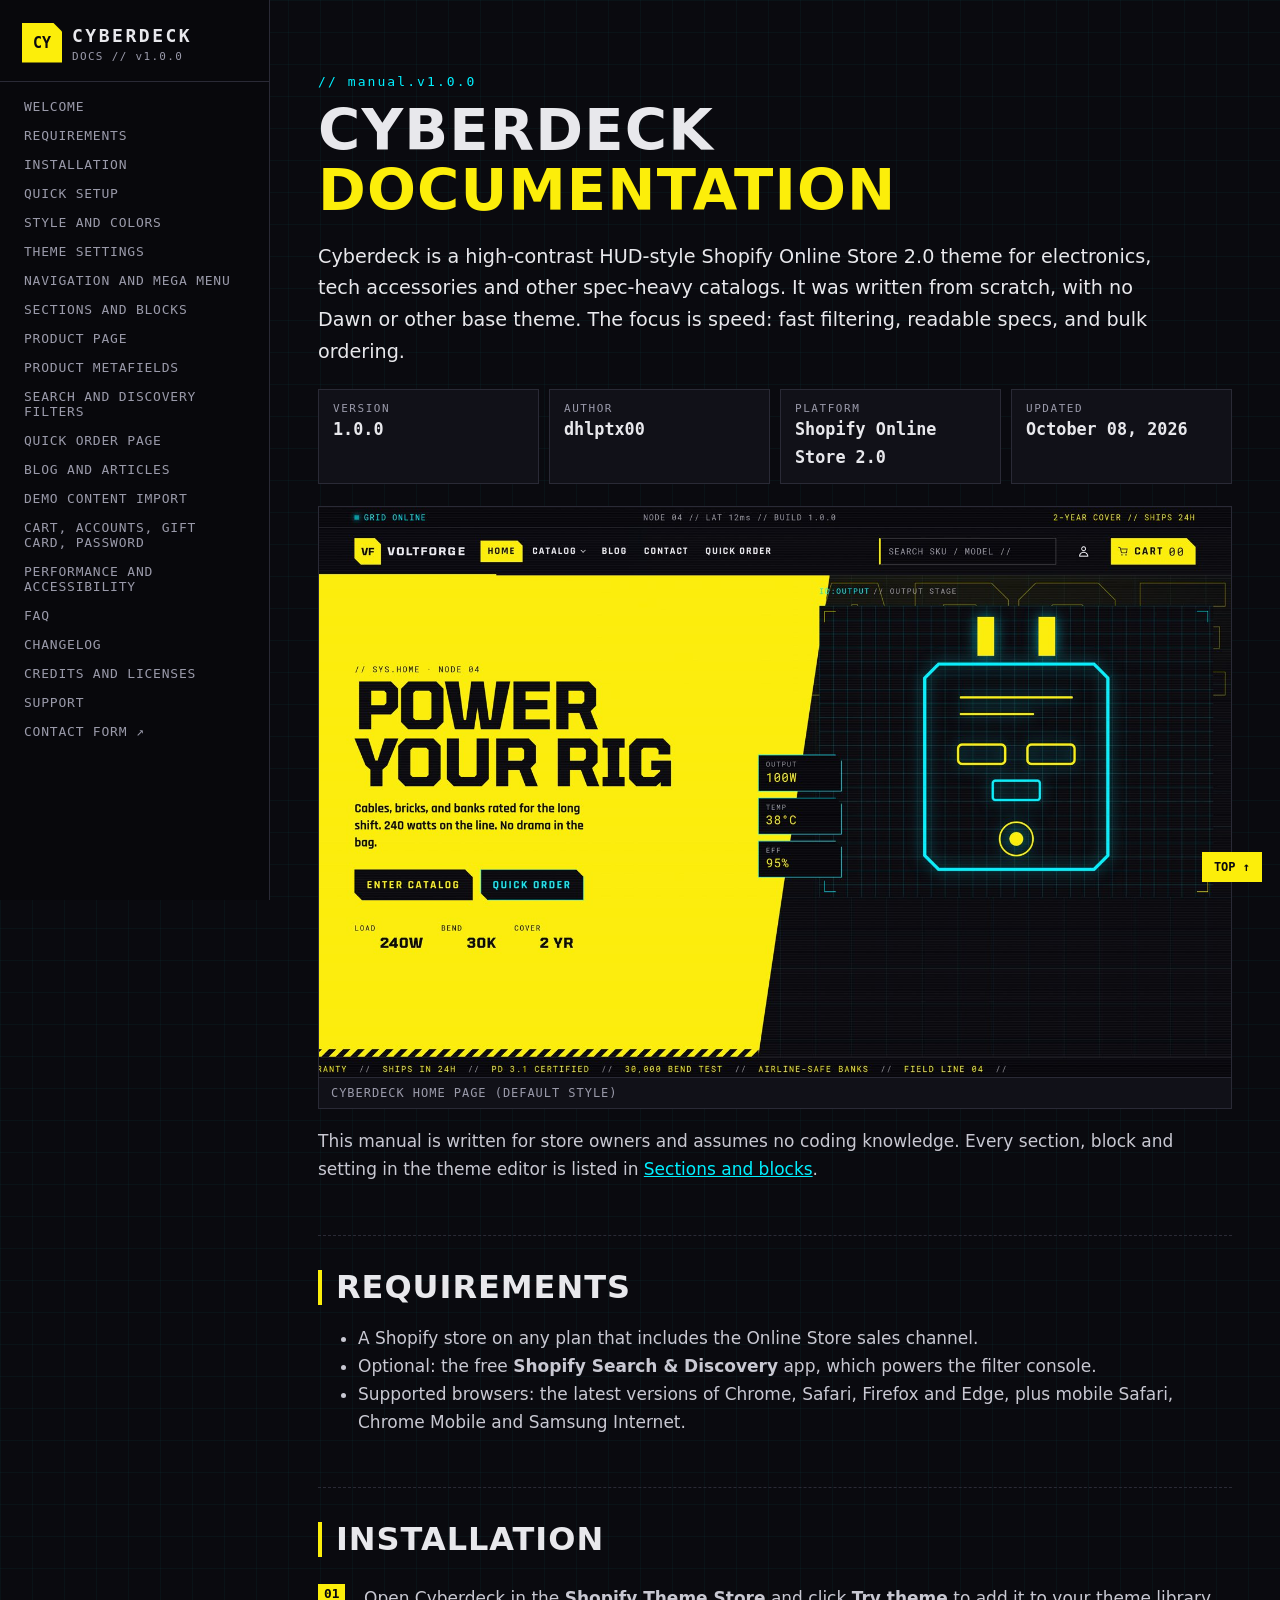
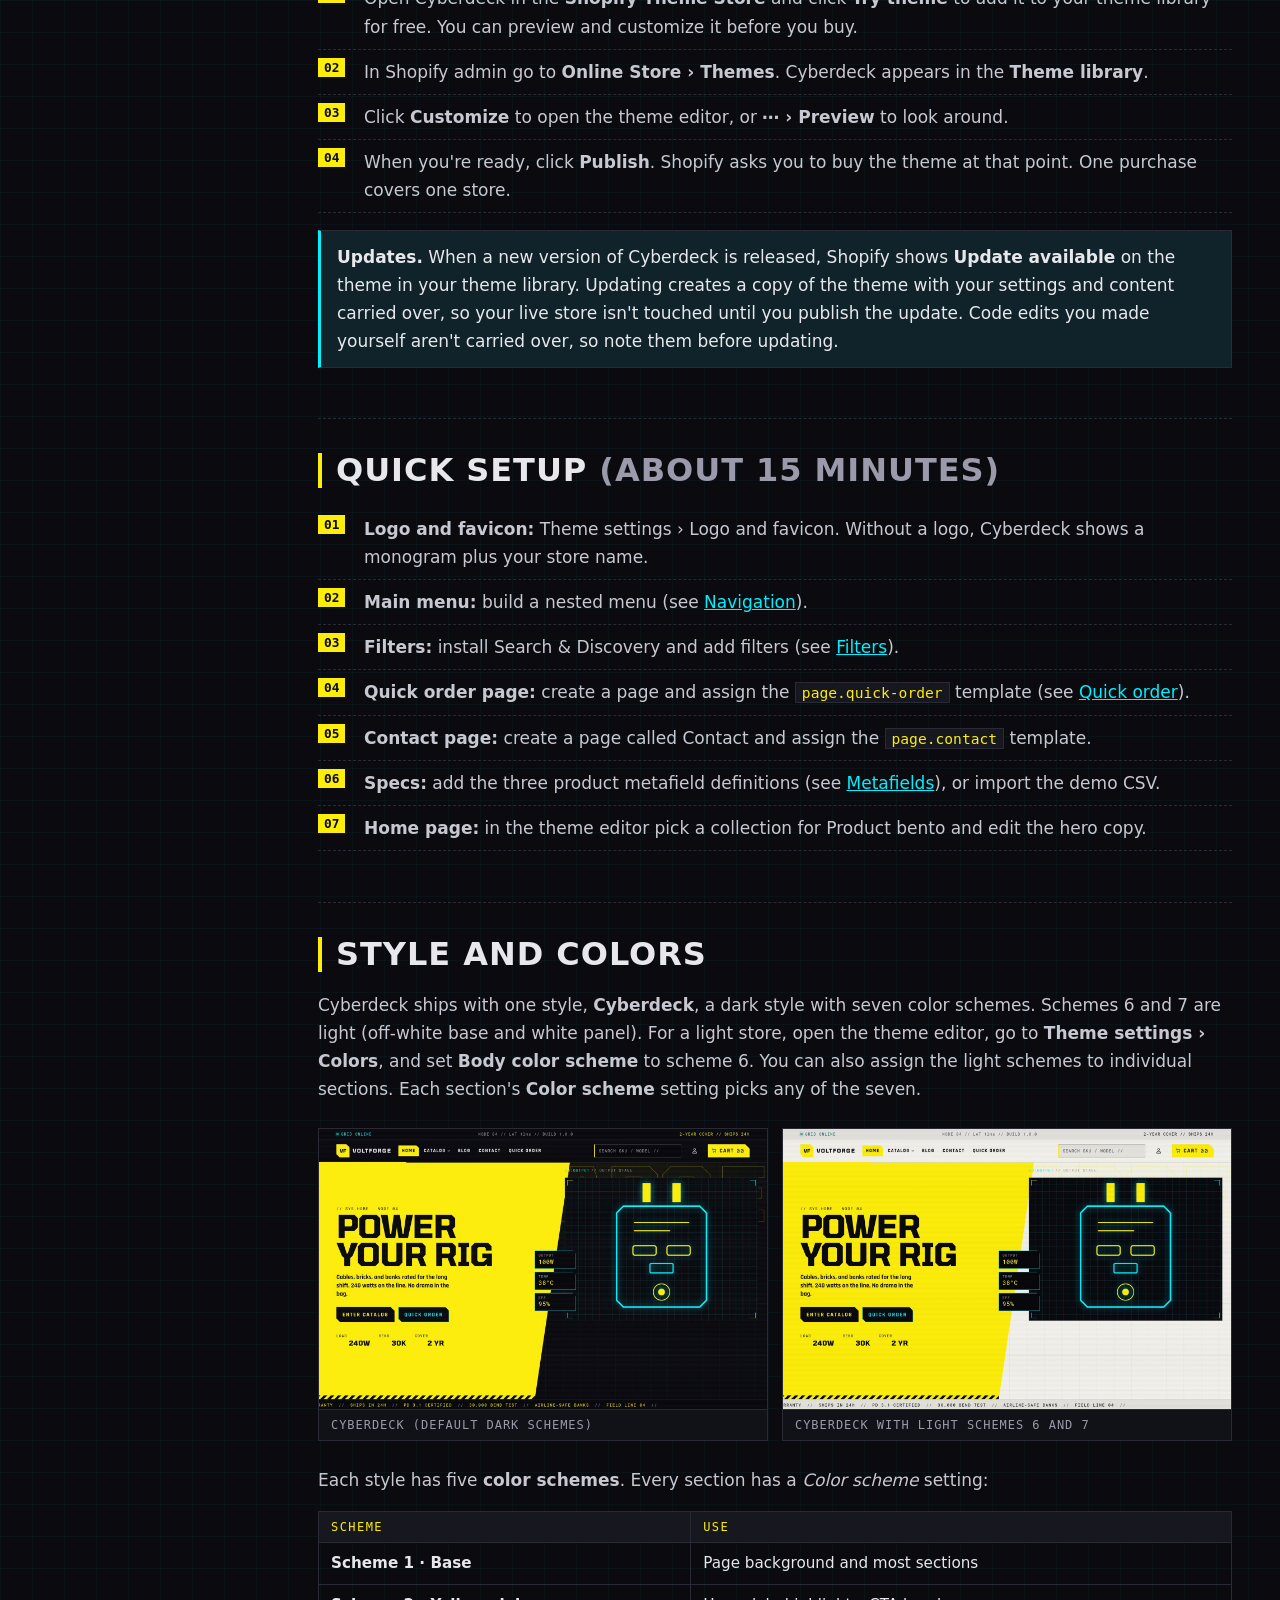
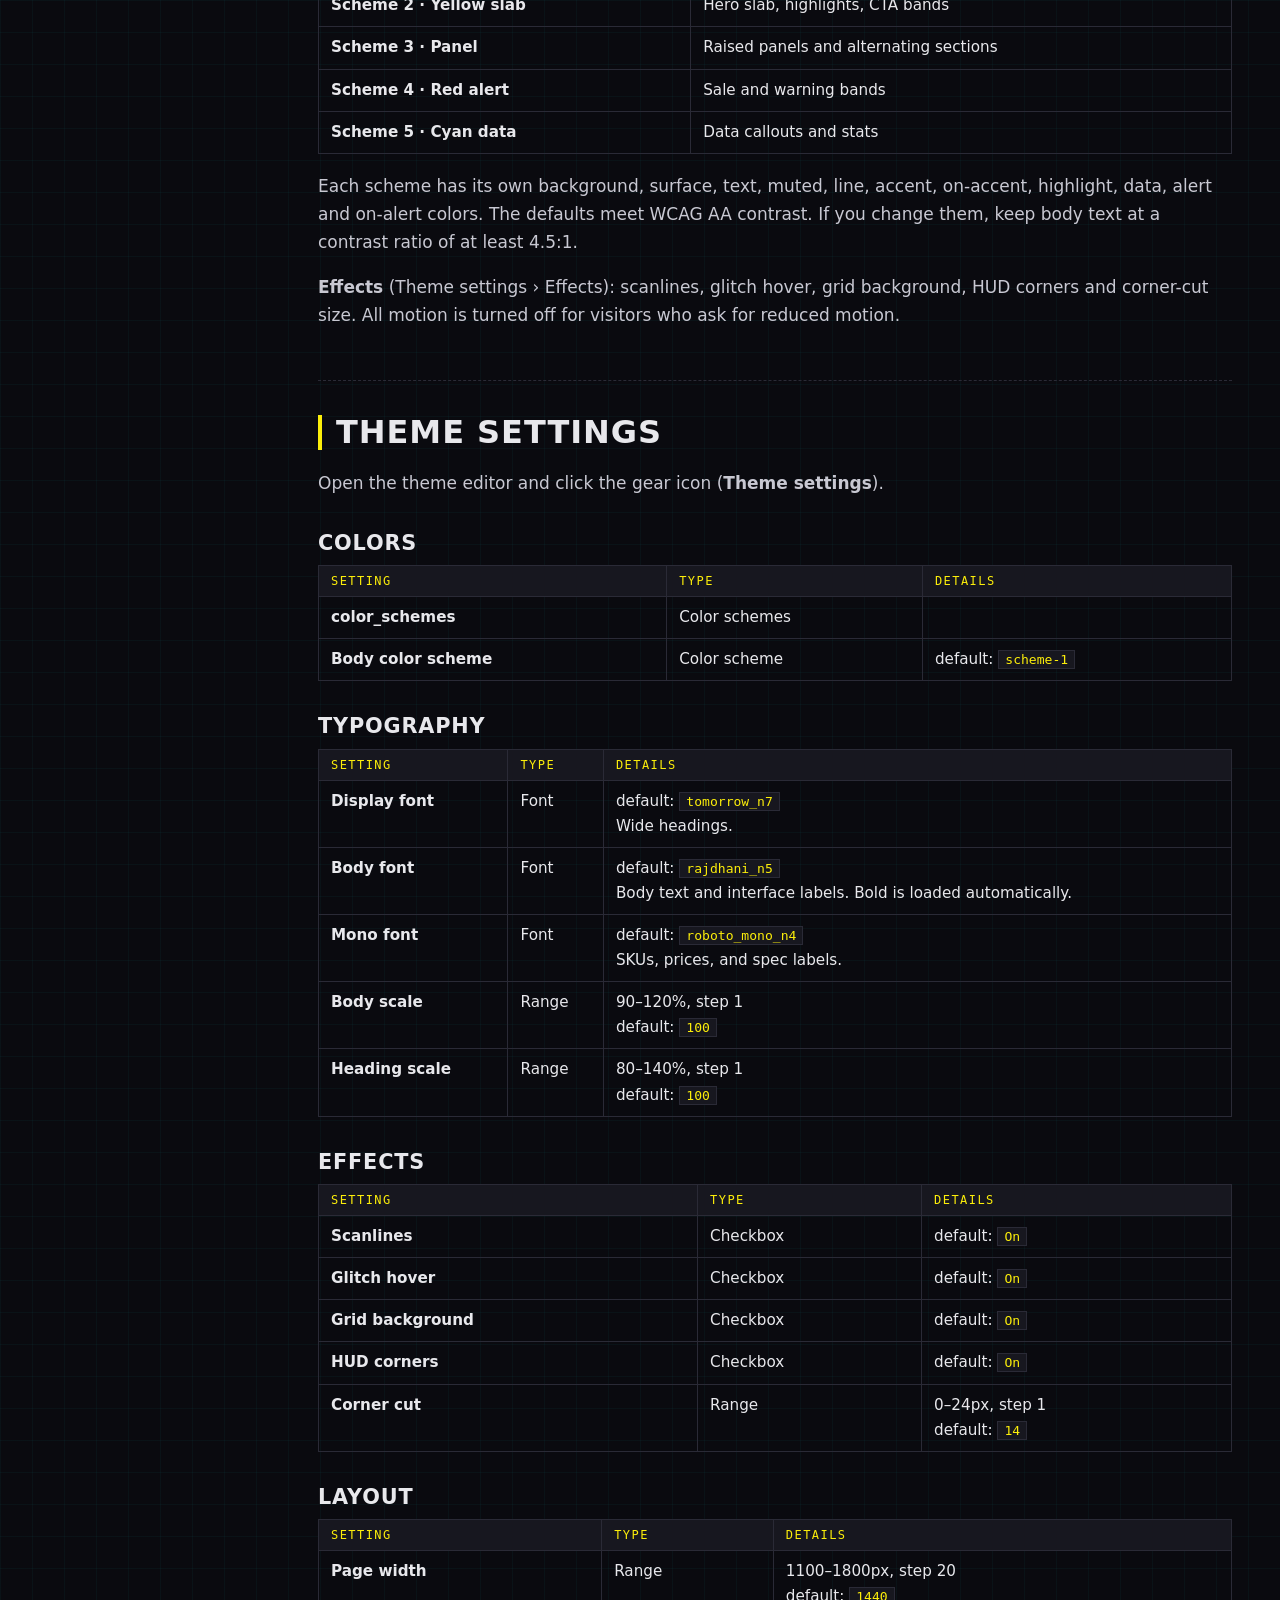
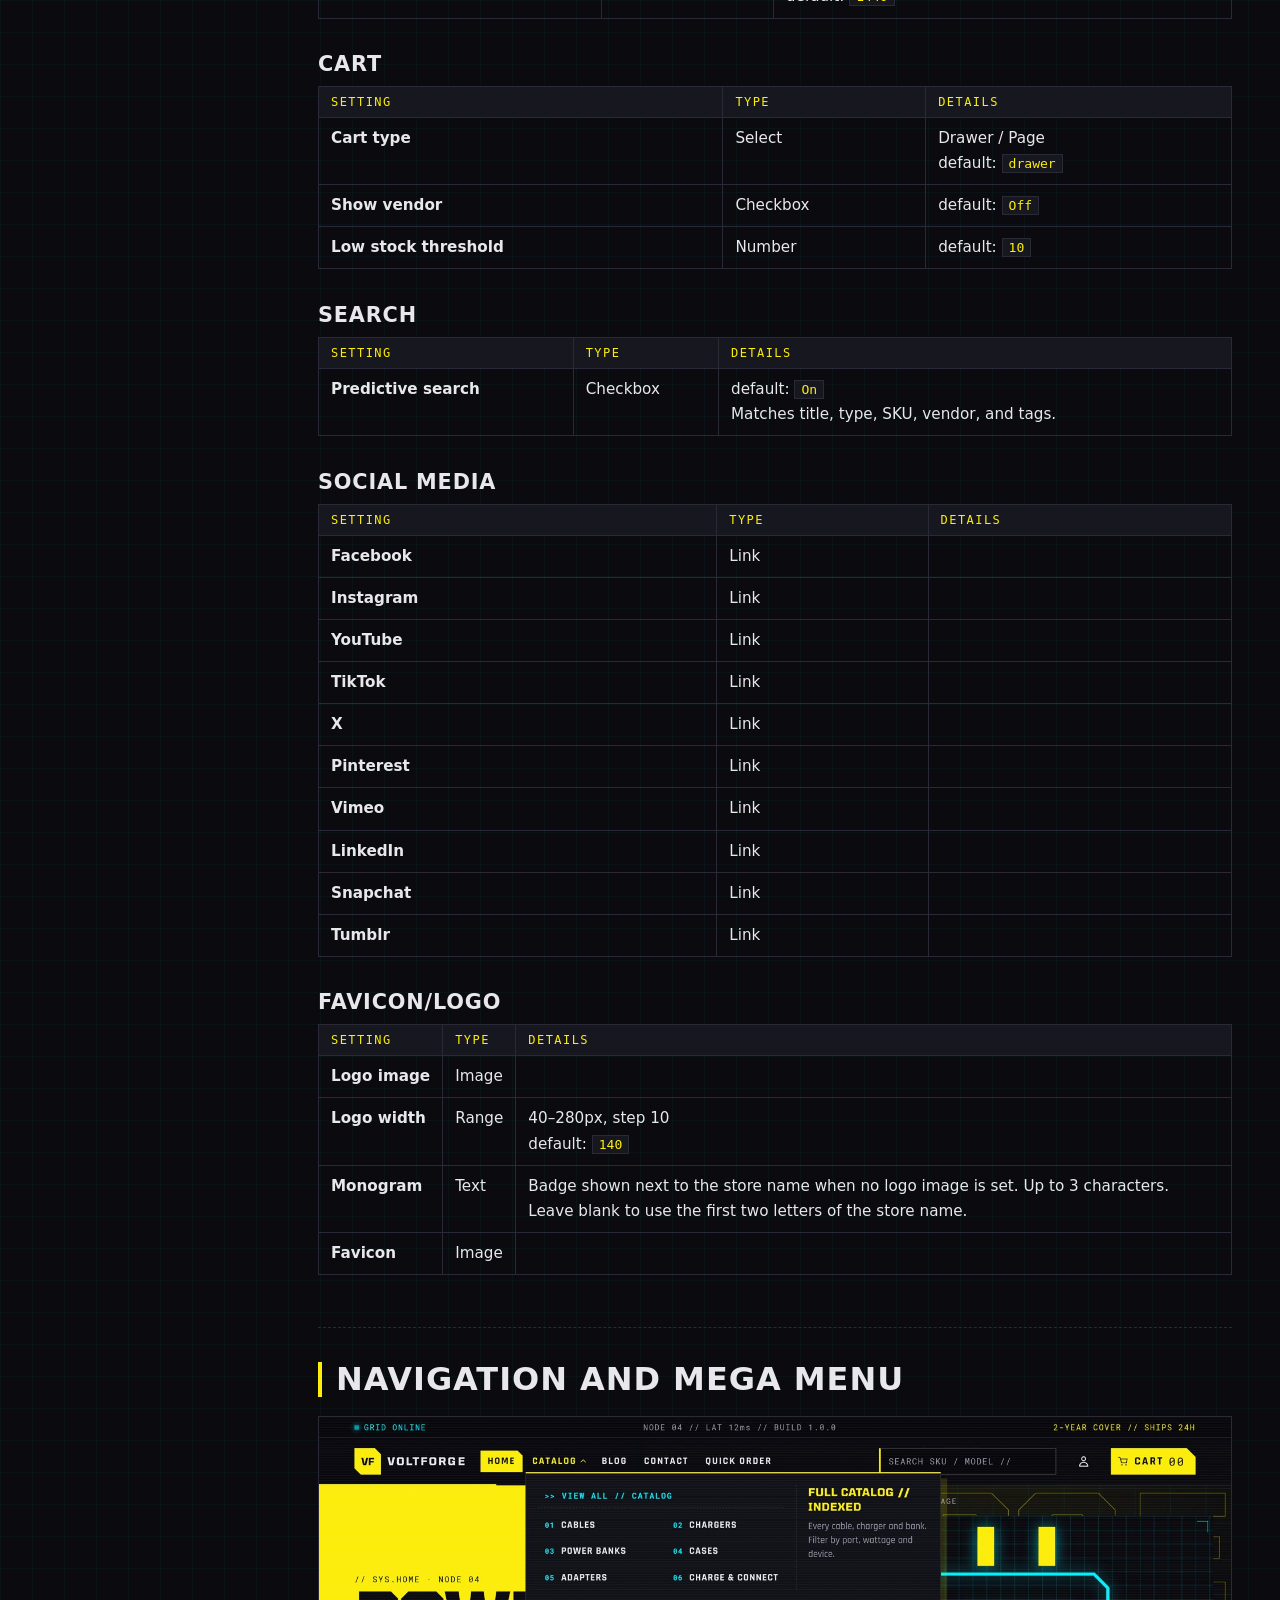
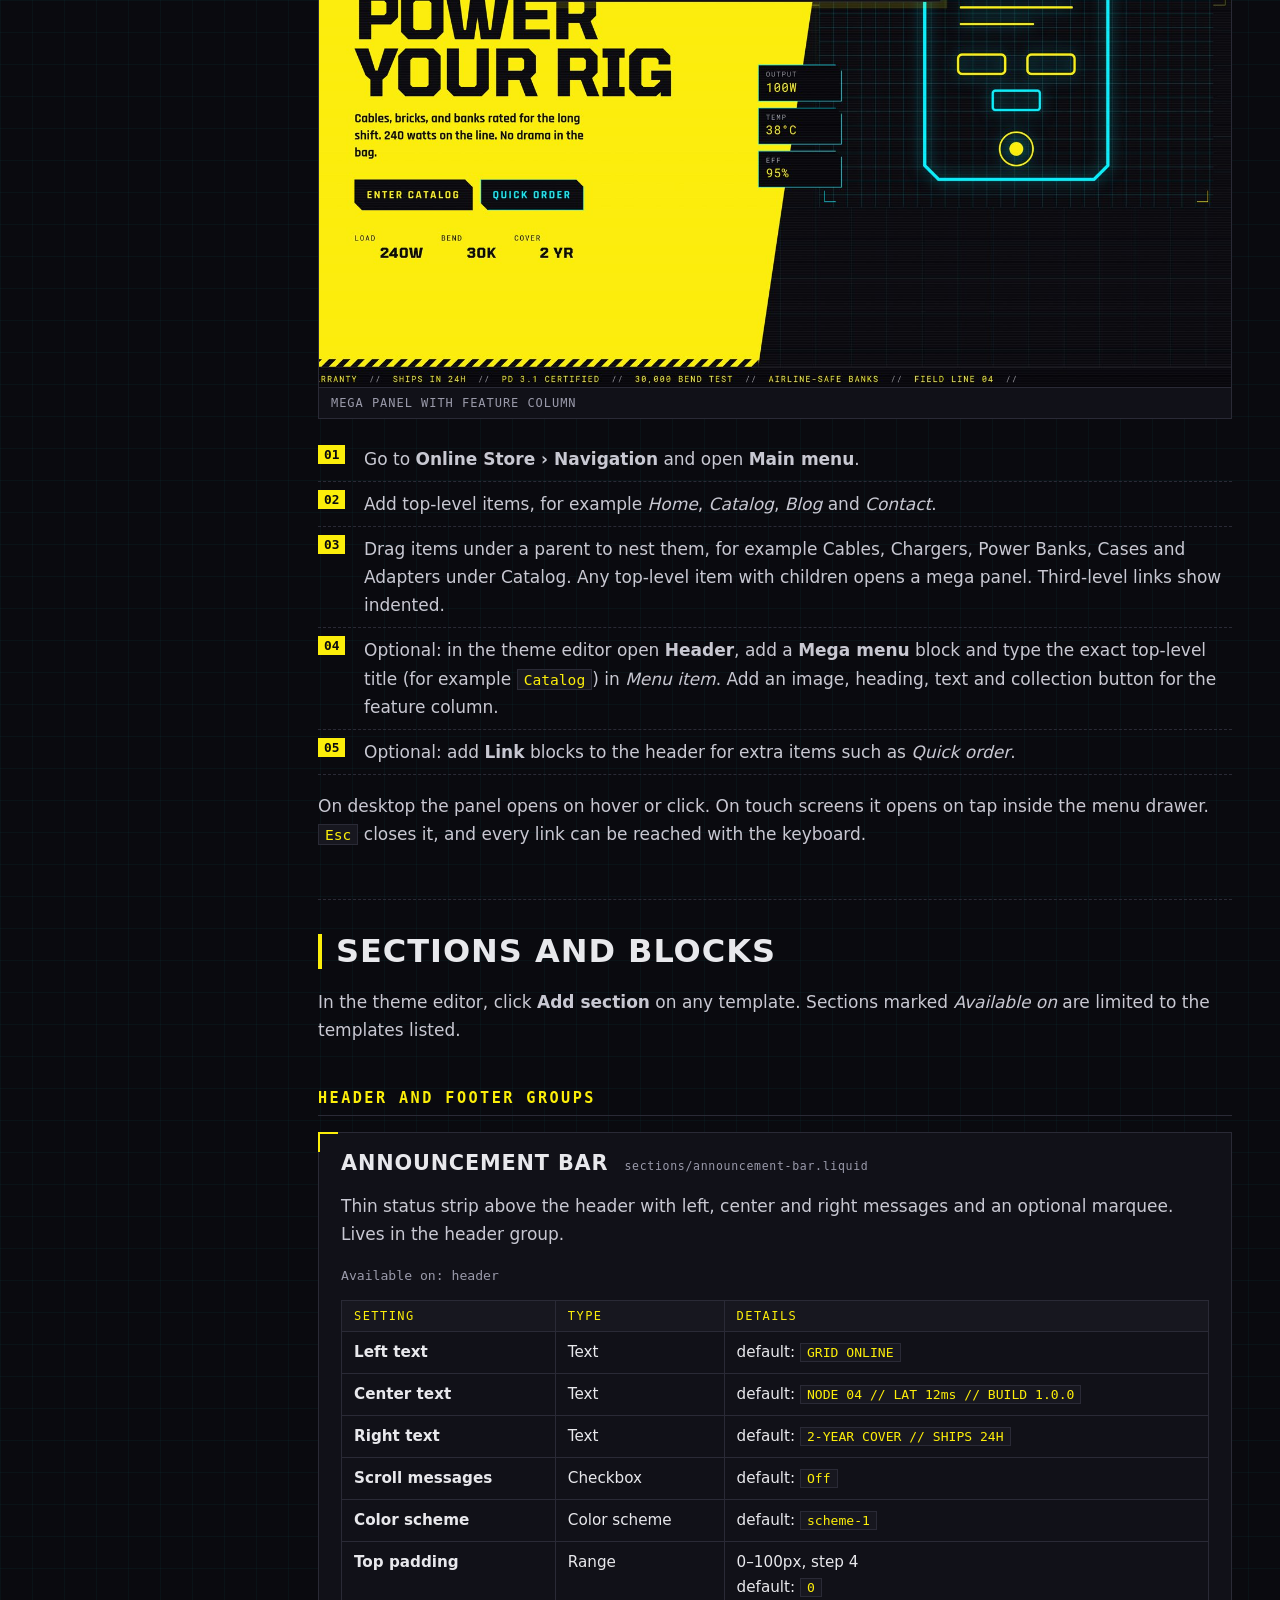
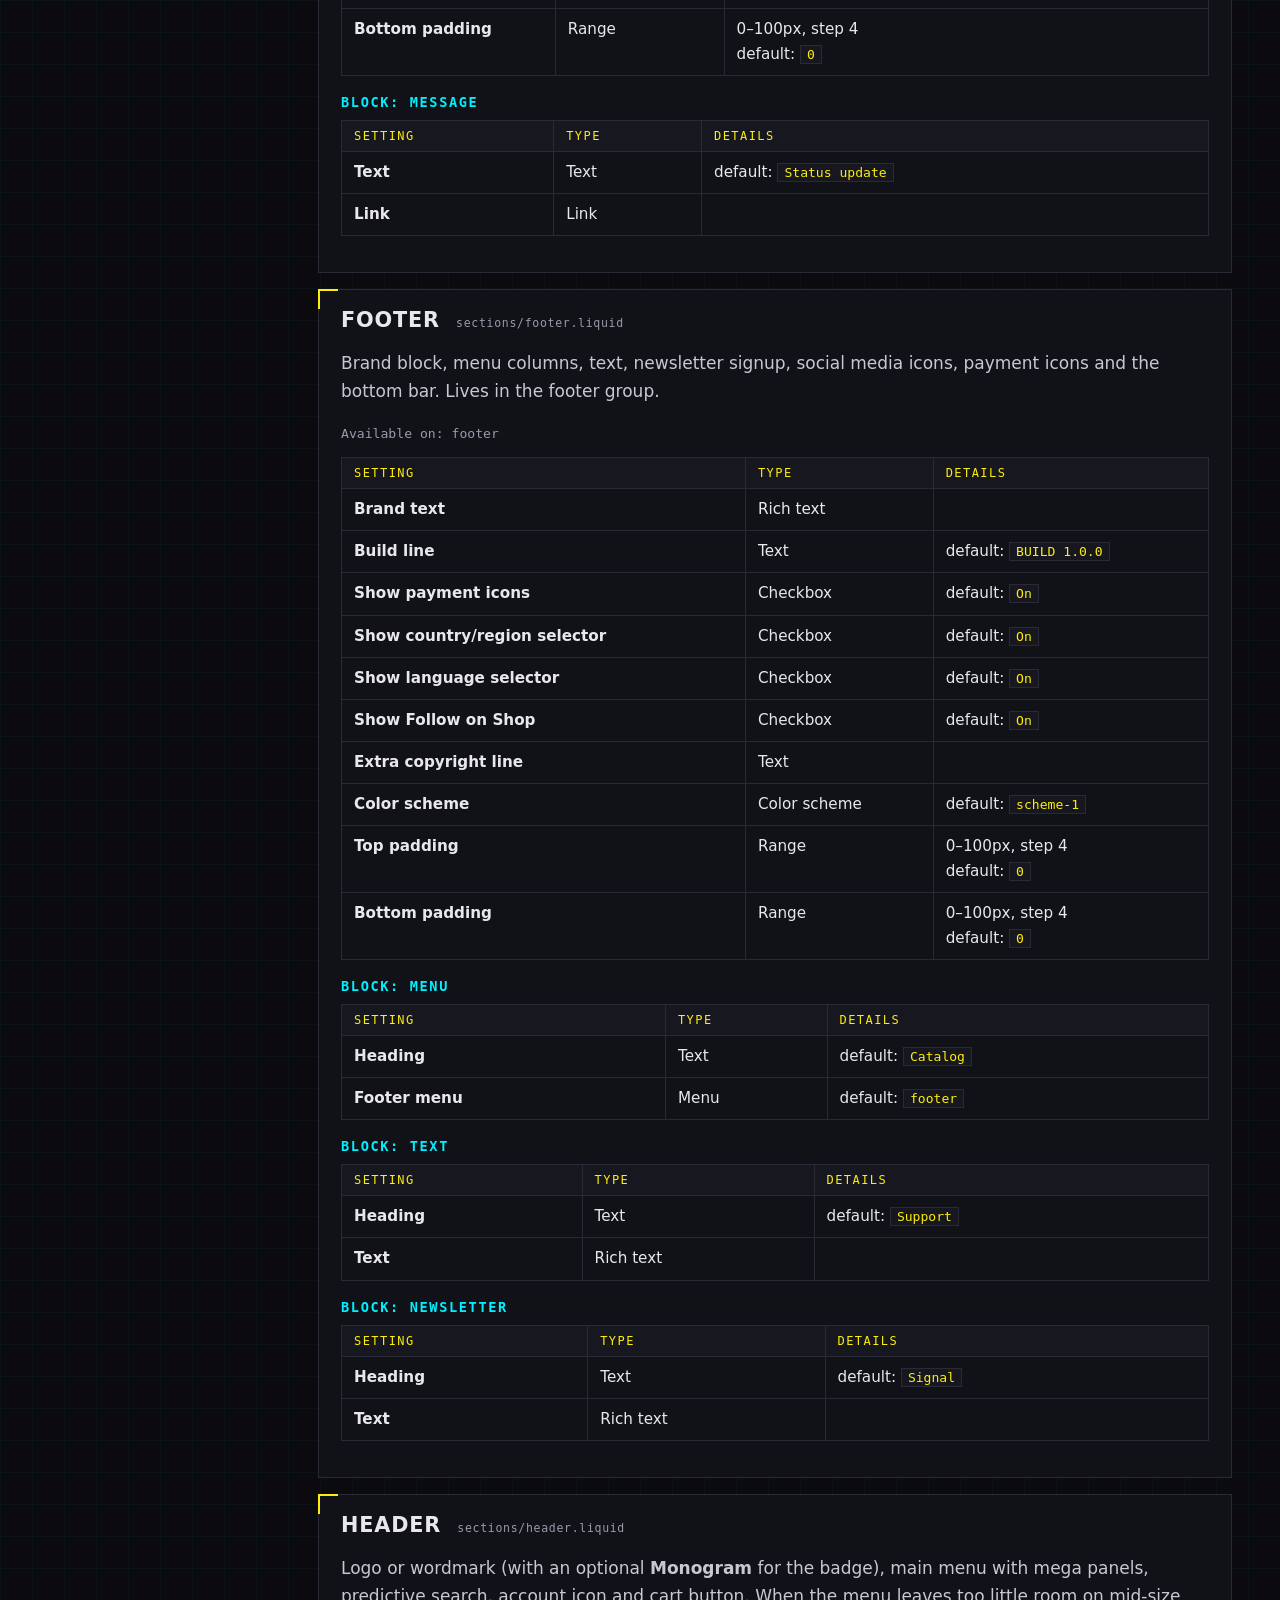
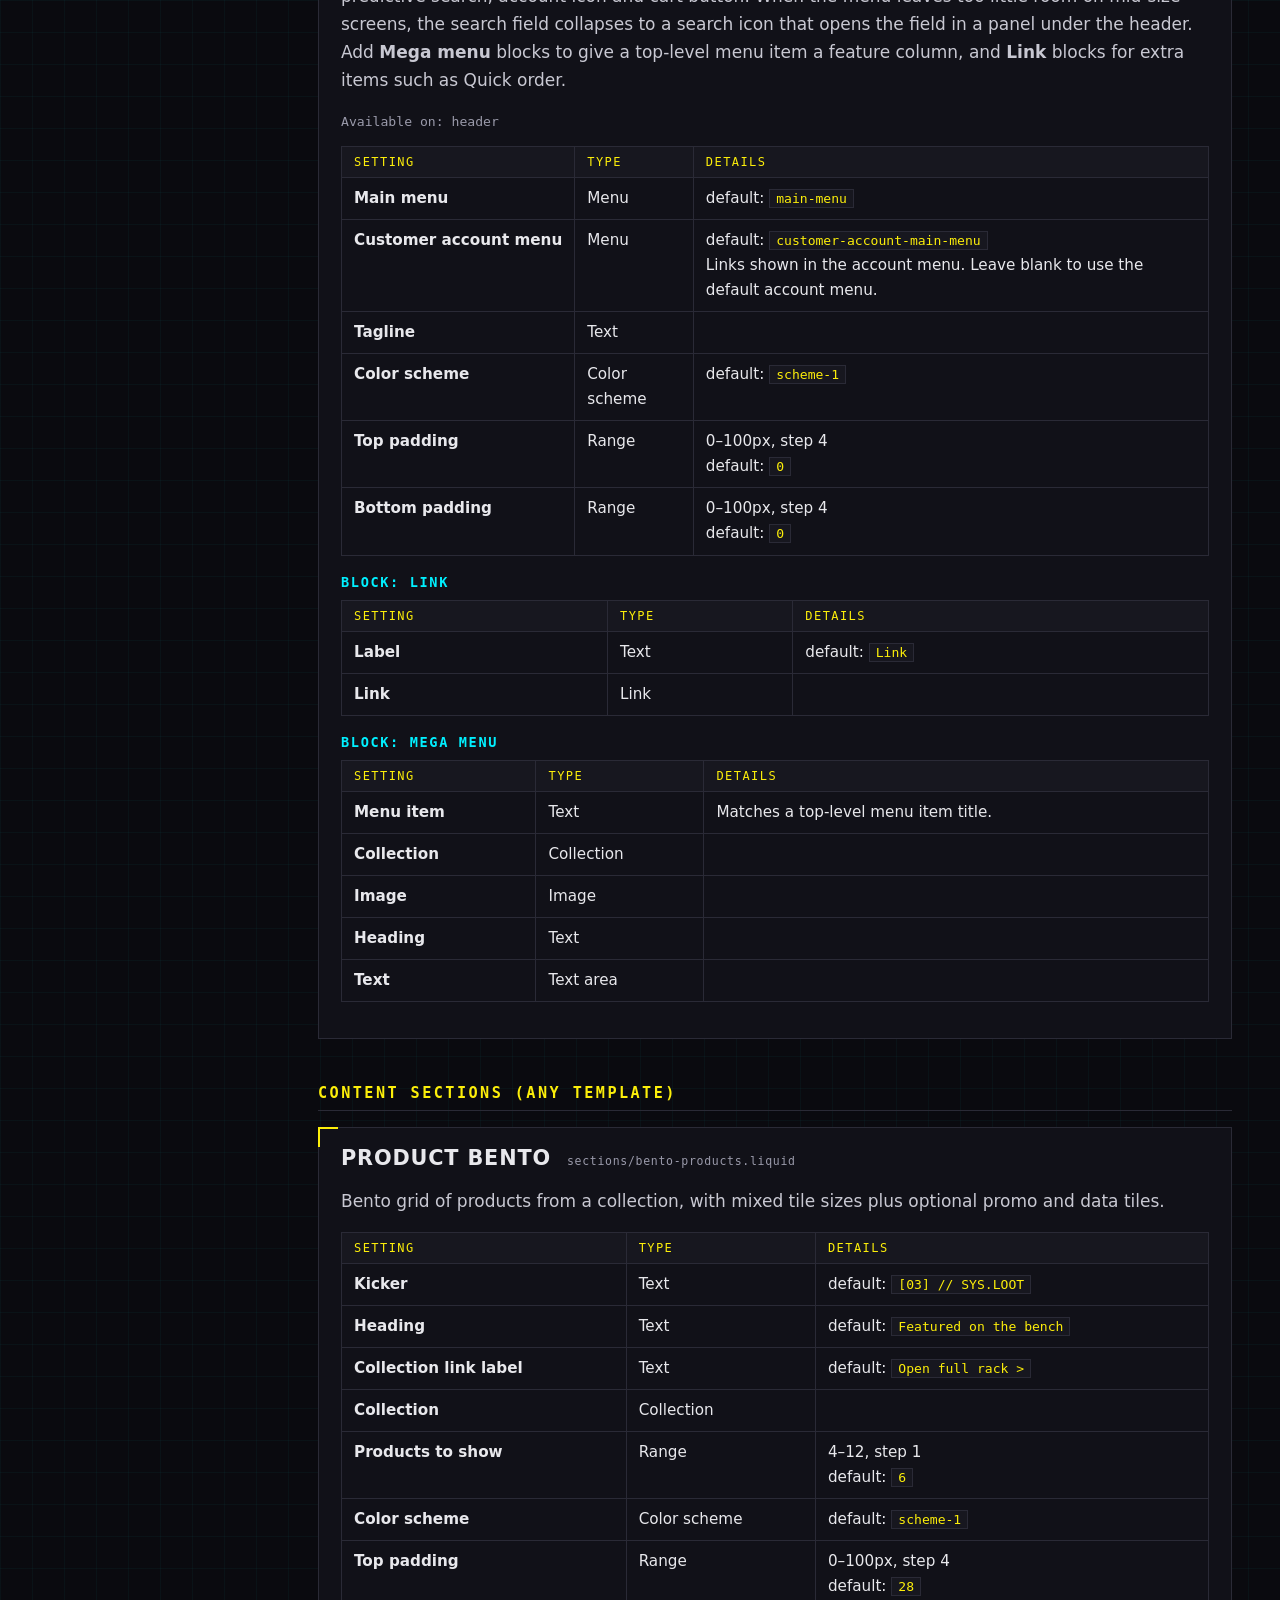
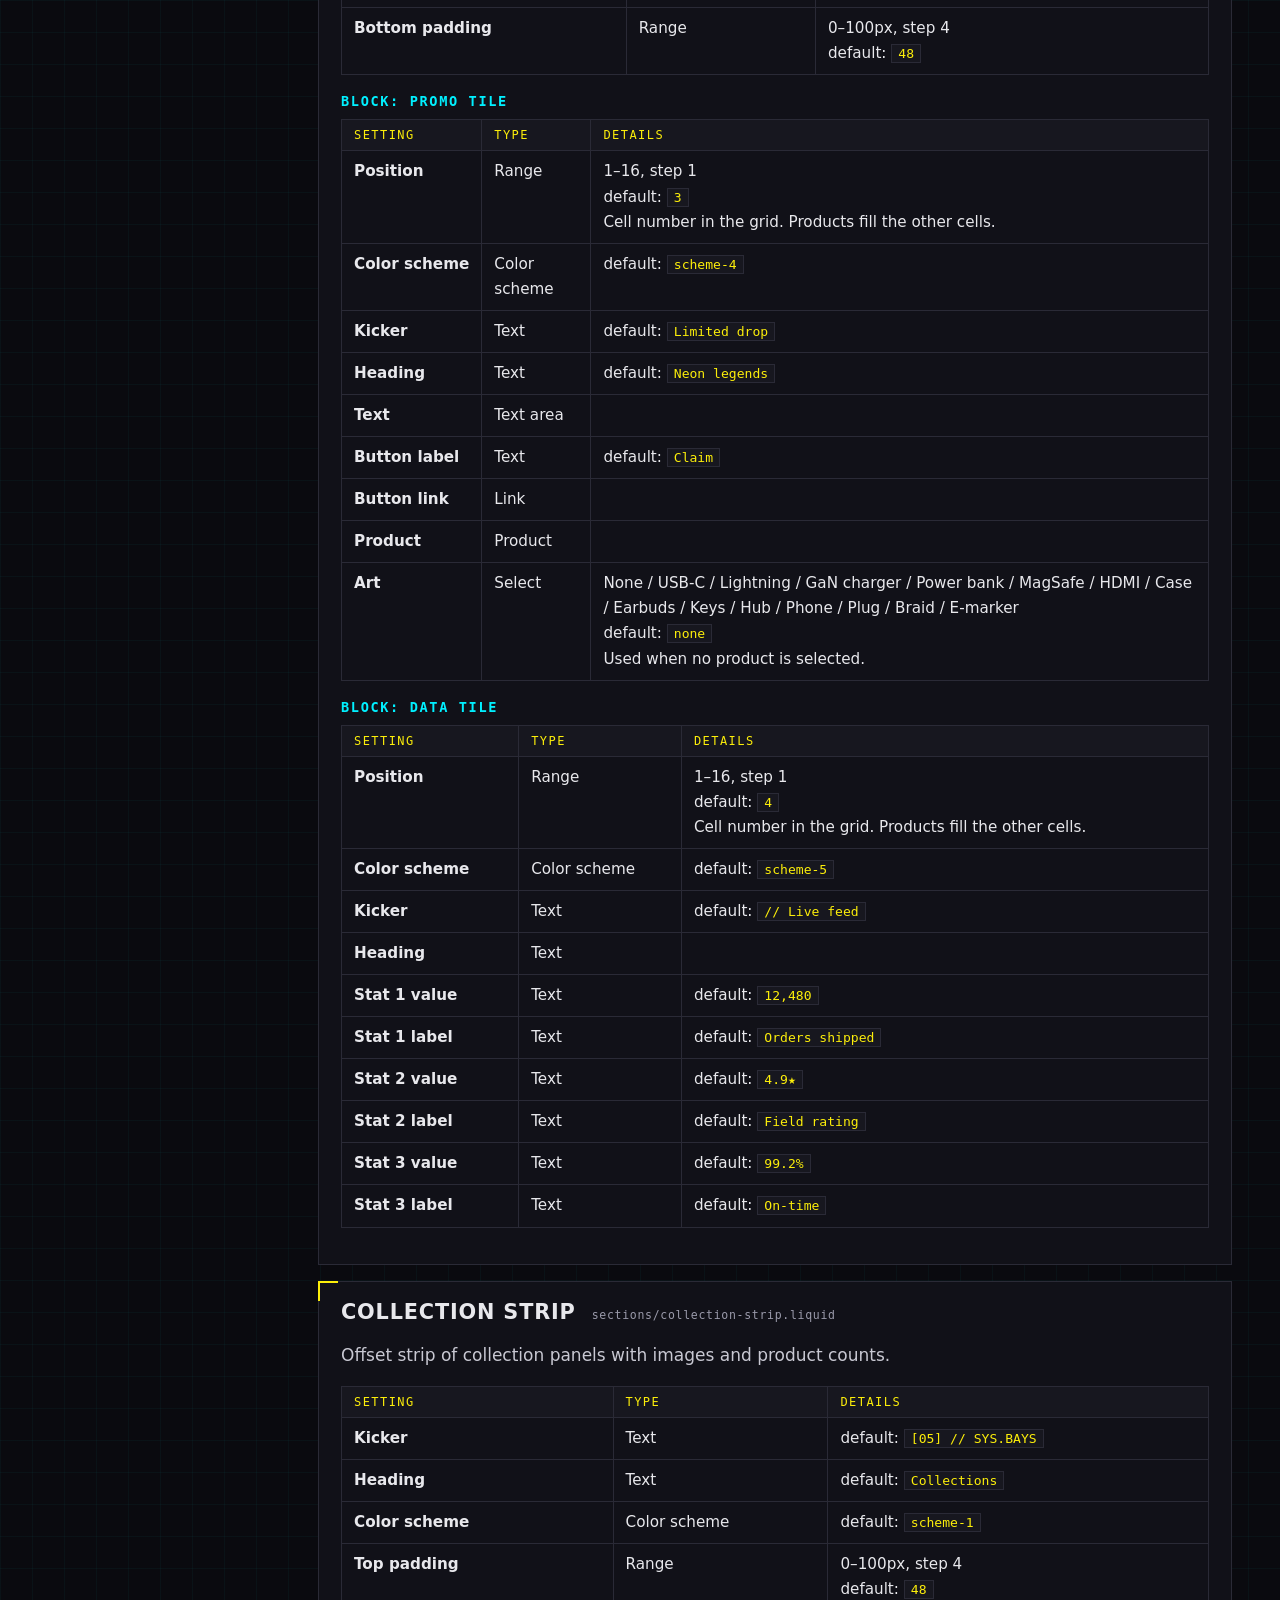
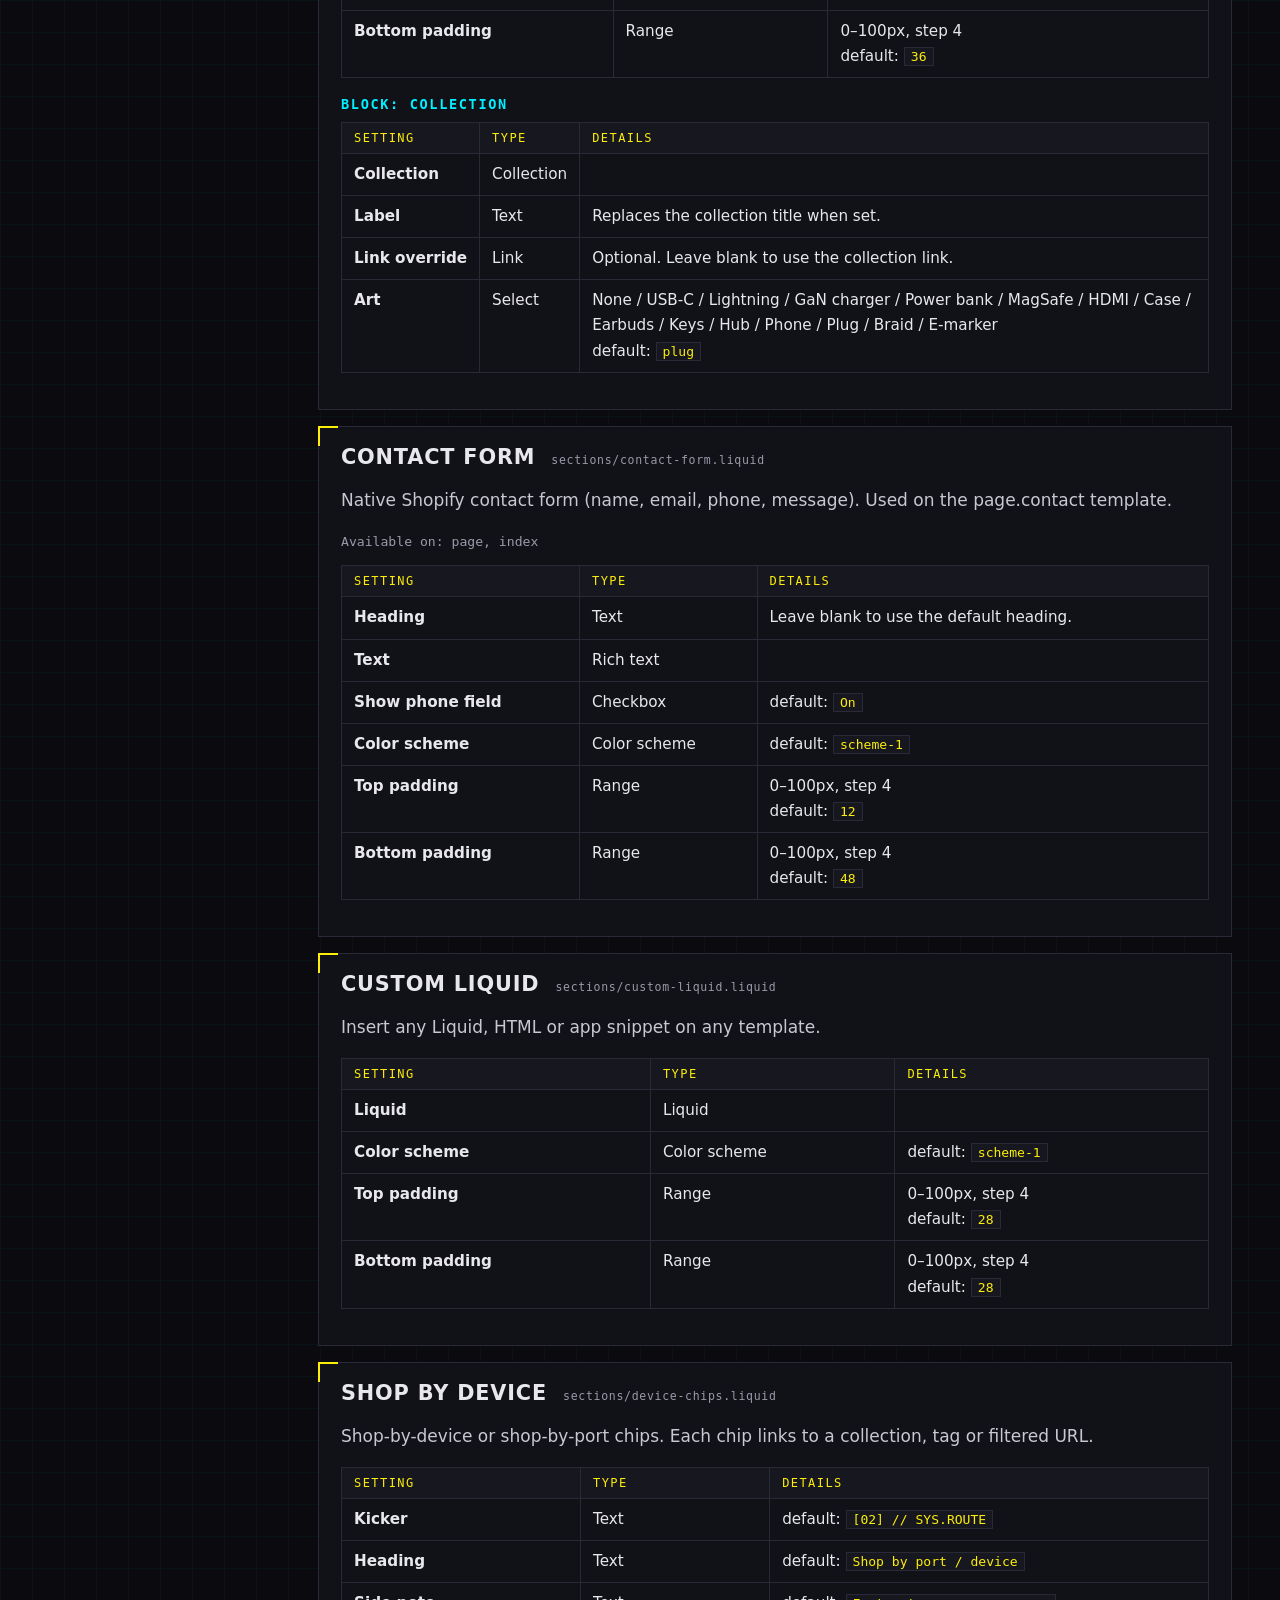
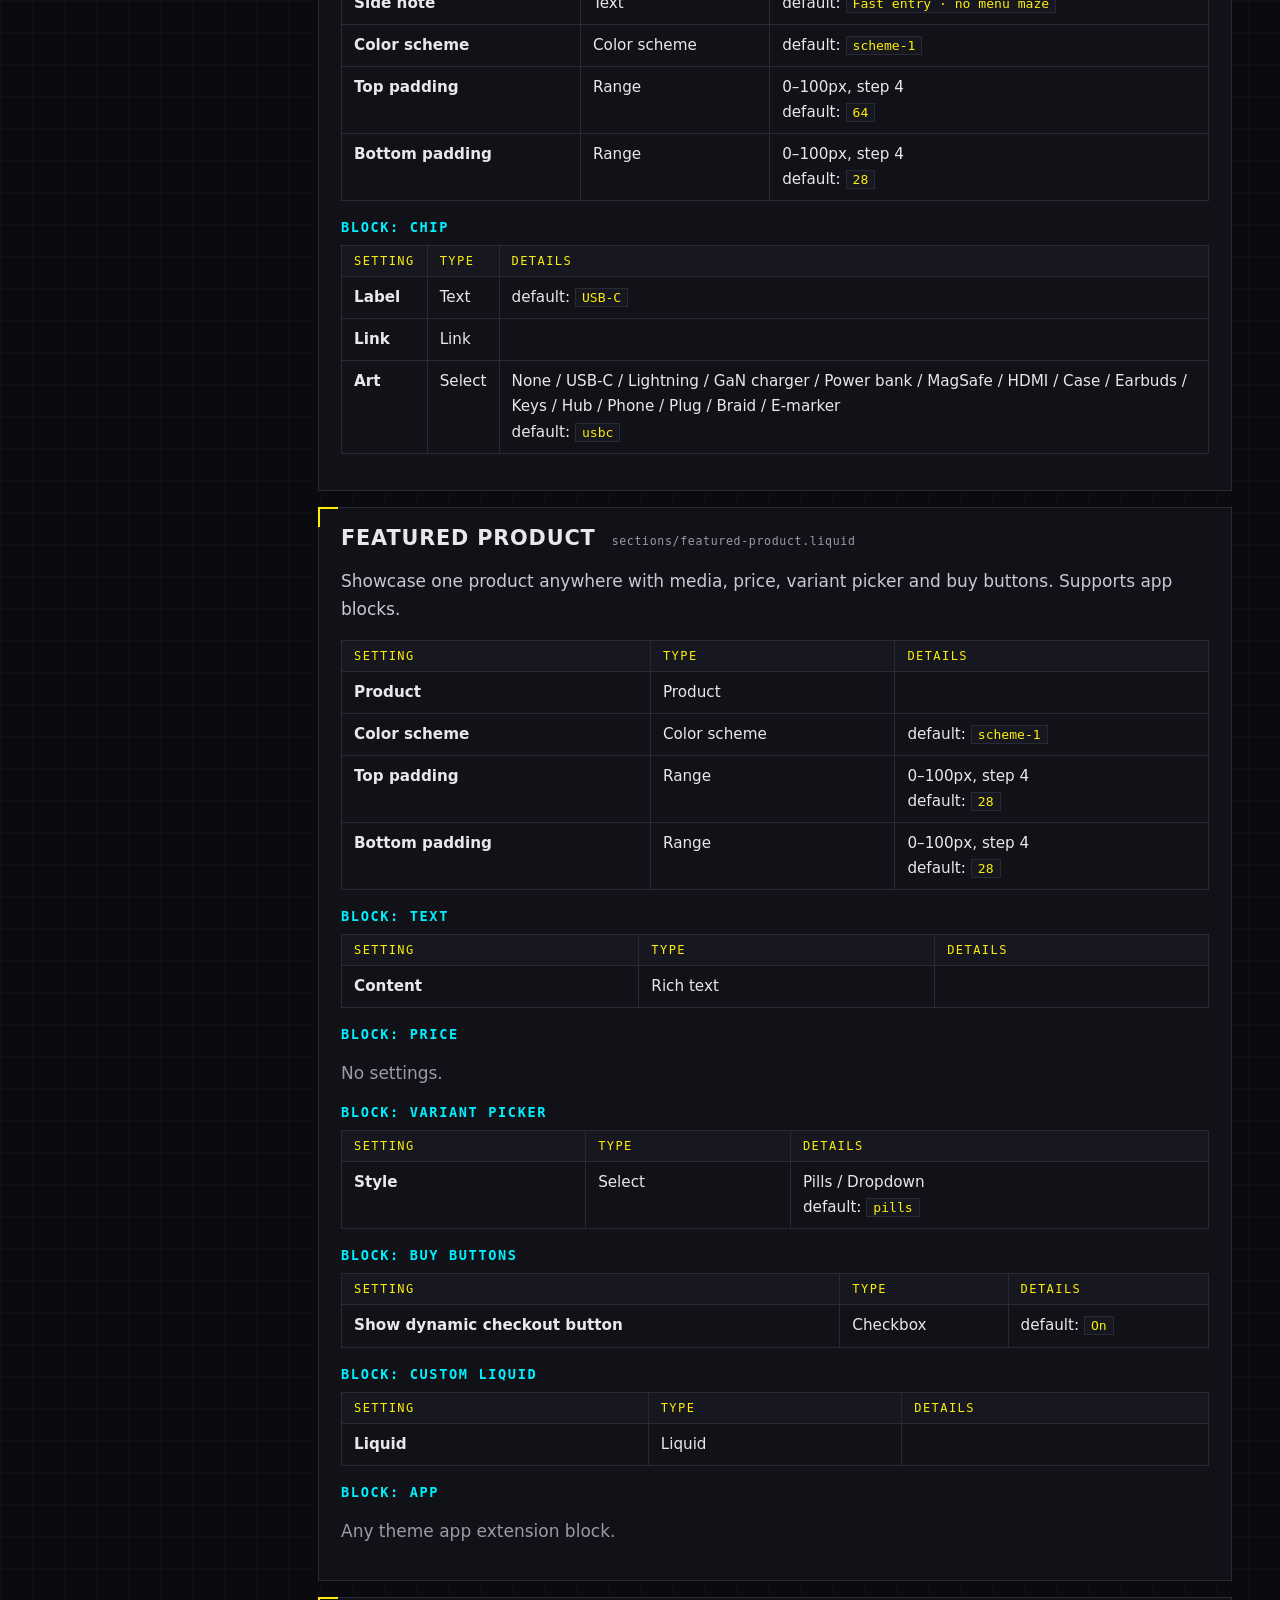
<file: index.html>
<!doctype html><html lang="en"><head><meta charset="utf-8"><meta name="viewport" content="width=device-width,initial-scale=1">
<title>Cyberdeck 1.0.0 — Shopify theme documentation</title><meta name="description" content="Documentation for Cyberdeck, a HUD-style Shopify Online Store 2.0 theme for electronics and tech accessories stores: setup, sections, filters, metafields and the demo catalog."><link rel="stylesheet" href="assets/docs.css"></head><body>
<aside class="side"><div class="brand"><span class="mark">CY</span><div><b>CYBERDECK</b><small>DOCS // v1.0.0</small></div></div><nav aria-label="Documentation"><a href="#intro">Welcome</a><a href="#requirements">Requirements</a><a href="#install">Installation</a><a href="#quick-setup">Quick setup</a><a href="#styles">Style and colors</a><a href="#settings">Theme settings</a><a href="#navigation">Navigation and mega menu</a><a href="#sections">Sections and blocks</a><a href="#product">Product page</a><a href="#metafields">Product metafields</a><a href="#filters">Search and Discovery filters</a><a href="#quick-order">Quick order page</a><a href="#blog">Blog and articles</a><a href="#demo">Demo content import</a><a href="#other">Cart, accounts, gift card, password</a><a href="#performance">Performance and accessibility</a><a href="#faq">FAQ</a><a href="#changelog">Changelog</a><a href="#credits">Credits and licenses</a><a href="#support">Support</a><a href="support.html#contact-form">Contact form ↗</a></nav></aside>
<main>
<section id="intro"><p class="kicker">// manual.v1.0.0</p><h1>Cyberdeck <span class="hl">documentation</span></h1>
<p class="lead">Cyberdeck is a high-contrast HUD-style Shopify Online Store 2.0 theme for electronics, tech accessories and other spec-heavy catalogs. It was written from scratch, with no Dawn or other base theme. The focus is speed: fast filtering, readable specs, and bulk ordering.</p>
<div class="cards">
<div class="card"><b>Version</b><span>1.0.0</span></div><div class="card"><b>Author</b><span>dhlptx00</span></div>
<div class="card"><b>Platform</b><span>Shopify Online Store 2.0</span></div><div class="card"><b>Updated</b><span>October 08, 2026</span></div></div>
<figure class="shot"><img src="assets/img/home.jpg" alt="Cyberdeck home page (default style)" loading="lazy"><figcaption>Cyberdeck home page (default style)</figcaption></figure>
<p>This manual is written for store owners and assumes no coding knowledge. Every section, block and setting in the theme editor is listed in <a href="#sections">Sections and blocks</a>.</p></section>

<section id="requirements"><h2>Requirements</h2><ul>
<li>A Shopify store on any plan that includes the Online Store sales channel.</li>
<li>Optional: the free <b>Shopify Search &amp; Discovery</b> app, which powers the filter console.</li>
<li>Supported browsers: the latest versions of Chrome, Safari, Firefox and Edge, plus mobile Safari, Chrome Mobile and Samsung Internet.</li></ul></section>

<section id="install"><h2>Installation</h2>
<ol class="steps">
<li>Open Cyberdeck in the <b>Shopify Theme Store</b> and click <b>Try theme</b> to add it to your theme library for free. You can preview and customize it before you buy.</li>
<li>In Shopify admin go to <b>Online Store › Themes</b>. Cyberdeck appears in the <b>Theme library</b>.</li>
<li>Click <b>Customize</b> to open the theme editor, or <b>⋯ › Preview</b> to look around.</li>
<li>When you're ready, click <b>Publish</b>. Shopify asks you to buy the theme at that point. One purchase covers one store.</li></ol>
<div class="note"><b>Updates.</b> When a new version of Cyberdeck is released, Shopify shows <b>Update available</b> on the theme in your theme library. Updating creates a copy of the theme with your settings and content carried over, so your live store isn't touched until you publish the update. Code edits you made yourself aren't carried over, so note them before updating.</div></section>

<section id="quick-setup"><h2>Quick setup <span class="muted">(about 15 minutes)</span></h2><ol class="steps">
<li><b>Logo and favicon:</b> Theme settings › Logo and favicon. Without a logo, Cyberdeck shows a monogram plus your store name.</li>
<li><b>Main menu:</b> build a nested menu (see <a href="#navigation">Navigation</a>).</li>
<li><b>Filters:</b> install Search &amp; Discovery and add filters (see <a href="#filters">Filters</a>).</li>
<li><b>Quick order page:</b> create a page and assign the <code>page.quick-order</code> template (see <a href="#quick-order">Quick order</a>).</li>
<li><b>Contact page:</b> create a page called Contact and assign the <code>page.contact</code> template.</li>
<li><b>Specs:</b> add the three product metafield definitions (see <a href="#metafields">Metafields</a>), or import the demo CSV.</li>
<li><b>Home page:</b> in the theme editor pick a collection for Product bento and edit the hero copy.</li></ol></section>

<section id="styles"><h2>Style and colors</h2>
<p>Cyberdeck ships with one style, <b>Cyberdeck</b>, a dark style with seven color schemes. Schemes 6 and 7 are light (off-white base and white panel). For a light store, open the theme editor, go to <b>Theme settings › Colors</b>, and set <b>Body color scheme</b> to scheme 6. You can also assign the light schemes to individual sections. Each section's <b>Color scheme</b> setting picks any of the seven.</p>
<div class="two"><figure class="shot"><img src="assets/img/home.jpg" alt="Cyberdeck (default dark schemes)" loading="lazy"><figcaption>Cyberdeck (default dark schemes)</figcaption></figure><figure class="shot"><img src="assets/img/light.jpg" alt="Cyberdeck with light schemes 6 and 7" loading="lazy"><figcaption>Cyberdeck with light schemes 6 and 7</figcaption></figure></div>
<p>Each style has five <b>color schemes</b>. Every section has a <i>Color scheme</i> setting:</p>
<table class="tbl"><thead><tr><th>Scheme</th><th>Use</th></tr></thead><tbody>
<tr><td>Scheme 1 · Base</td><td>Page background and most sections</td></tr><tr><td>Scheme 2 · Yellow slab</td><td>Hero slab, highlights, CTA bands</td></tr>
<tr><td>Scheme 3 · Panel</td><td>Raised panels and alternating sections</td></tr><tr><td>Scheme 4 · Red alert</td><td>Sale and warning bands</td></tr>
<tr><td>Scheme 5 · Cyan data</td><td>Data callouts and stats</td></tr></tbody></table>
<p>Each scheme has its own background, surface, text, muted, line, accent, on-accent, highlight, data, alert and on-alert colors. The defaults meet WCAG AA contrast. If you change them, keep body text at a contrast ratio of at least 4.5:1.</p>
<p><b>Effects</b> (Theme settings › Effects): scanlines, glitch hover, grid background, HUD corners and corner-cut size. All motion is turned off for visitors who ask for reduced motion.</p></section>

<section id="settings"><h2>Theme settings</h2><p>Open the theme editor and click the gear icon (<b>Theme settings</b>).</p><h3 id="g-colors">Colors</h3><table class="tbl"><thead><tr><th>Setting</th><th>Type</th><th>Details</th></tr></thead><tbody><tr><td>color_schemes</td><td>Color schemes</td><td></td></tr><tr><td>Body color scheme</td><td>Color scheme</td><td>default: <code>scheme-1</code></td></tr></tbody></table><h3 id="g-typography">Typography</h3><table class="tbl"><thead><tr><th>Setting</th><th>Type</th><th>Details</th></tr></thead><tbody><tr><td>Display font</td><td>Font</td><td>default: <code>tomorrow_n7</code><br>Wide headings.</td></tr><tr><td>Body font</td><td>Font</td><td>default: <code>rajdhani_n5</code><br>Body text and interface labels. Bold is loaded automatically.</td></tr><tr><td>Mono font</td><td>Font</td><td>default: <code>roboto_mono_n4</code><br>SKUs, prices, and spec labels.</td></tr><tr><td>Body scale</td><td>Range</td><td>90–120%, step 1<br>default: <code>100</code></td></tr><tr><td>Heading scale</td><td>Range</td><td>80–140%, step 1<br>default: <code>100</code></td></tr></tbody></table><h3 id="g-effects">Effects</h3><table class="tbl"><thead><tr><th>Setting</th><th>Type</th><th>Details</th></tr></thead><tbody><tr><td>Scanlines</td><td>Checkbox</td><td>default: <code>On</code></td></tr><tr><td>Glitch hover</td><td>Checkbox</td><td>default: <code>On</code></td></tr><tr><td>Grid background</td><td>Checkbox</td><td>default: <code>On</code></td></tr><tr><td>HUD corners</td><td>Checkbox</td><td>default: <code>On</code></td></tr><tr><td>Corner cut</td><td>Range</td><td>0–24px, step 1<br>default: <code>14</code></td></tr></tbody></table><h3 id="g-layout">Layout</h3><table class="tbl"><thead><tr><th>Setting</th><th>Type</th><th>Details</th></tr></thead><tbody><tr><td>Page width</td><td>Range</td><td>1100–1800px, step 20<br>default: <code>1440</code></td></tr></tbody></table><h3 id="g-cart">Cart</h3><table class="tbl"><thead><tr><th>Setting</th><th>Type</th><th>Details</th></tr></thead><tbody><tr><td>Cart type</td><td>Select</td><td>Drawer / Page<br>default: <code>drawer</code></td></tr><tr><td>Show vendor</td><td>Checkbox</td><td>default: <code>Off</code></td></tr><tr><td>Low stock threshold</td><td>Number</td><td>default: <code>10</code></td></tr></tbody></table><h3 id="g-search">Search</h3><table class="tbl"><thead><tr><th>Setting</th><th>Type</th><th>Details</th></tr></thead><tbody><tr><td>Predictive search</td><td>Checkbox</td><td>default: <code>On</code><br>Matches title, type, SKU, vendor, and tags.</td></tr></tbody></table><h3 id="g-social-media">Social media</h3><table class="tbl"><thead><tr><th>Setting</th><th>Type</th><th>Details</th></tr></thead><tbody><tr><td>Facebook</td><td>Link</td><td></td></tr><tr><td>Instagram</td><td>Link</td><td></td></tr><tr><td>YouTube</td><td>Link</td><td></td></tr><tr><td>TikTok</td><td>Link</td><td></td></tr><tr><td>X</td><td>Link</td><td></td></tr><tr><td>Pinterest</td><td>Link</td><td></td></tr><tr><td>Vimeo</td><td>Link</td><td></td></tr><tr><td>LinkedIn</td><td>Link</td><td></td></tr><tr><td>Snapchat</td><td>Link</td><td></td></tr><tr><td>Tumblr</td><td>Link</td><td></td></tr></tbody></table><h3 id="g-favicon-logo">Favicon/Logo</h3><table class="tbl"><thead><tr><th>Setting</th><th>Type</th><th>Details</th></tr></thead><tbody><tr><td>Logo image</td><td>Image</td><td></td></tr><tr><td>Logo width</td><td>Range</td><td>40–280px, step 10<br>default: <code>140</code></td></tr><tr><td>Monogram</td><td>Text</td><td>Badge shown next to the store name when no logo image is set. Up to 3 characters. Leave blank to use the first two letters of the store name.</td></tr><tr><td>Favicon</td><td>Image</td><td></td></tr></tbody></table></section>

<section id="navigation"><h2>Navigation and mega menu</h2>
<figure class="shot"><img src="assets/img/mega.jpg" alt="Mega panel with feature column" loading="lazy"><figcaption>Mega panel with feature column</figcaption></figure>
<ol class="steps">
<li>Go to <b>Online Store › Navigation</b> and open <b>Main menu</b>.</li>
<li>Add top-level items, for example <i>Home</i>, <i>Catalog</i>, <i>Blog</i> and <i>Contact</i>.</li>
<li>Drag items under a parent to nest them, for example Cables, Chargers, Power Banks, Cases and Adapters under Catalog. Any top-level item with children opens a mega panel. Third-level links show indented.</li>
<li>Optional: in the theme editor open <b>Header</b>, add a <b>Mega menu</b> block and type the exact top-level title (for example <code>Catalog</code>) in <i>Menu item</i>. Add an image, heading, text and collection button for the feature column.</li>
<li>Optional: add <b>Link</b> blocks to the header for extra items such as <i>Quick order</i>.</li></ol>
<p>On desktop the panel opens on hover or click. On touch screens it opens on tap inside the menu drawer. <kbd>Esc</kbd> closes it, and every link can be reached with the keyboard.</p></section>

<section id="sections"><h2>Sections and blocks</h2>
<p>In the theme editor, click <b>Add section</b> on any template. Sections marked <i>Available on</i> are limited to the templates listed.</p>
<h3 class="cat">Header and footer groups</h3><article class="sec" id="s-announcement-bar"><h3>Announcement bar <span class="file">sections/announcement-bar.liquid</span></h3><p>Thin status strip above the header with left, center and right messages and an optional marquee. Lives in the header group.</p><p class="muted mono">Available on: header</p><table class="tbl"><thead><tr><th>Setting</th><th>Type</th><th>Details</th></tr></thead><tbody><tr><td>Left text</td><td>Text</td><td>default: <code>GRID ONLINE</code></td></tr><tr><td>Center text</td><td>Text</td><td>default: <code>NODE 04 // LAT 12ms // BUILD 1.0.0</code></td></tr><tr><td>Right text</td><td>Text</td><td>default: <code>2-YEAR COVER // SHIPS 24H</code></td></tr><tr><td>Scroll messages</td><td>Checkbox</td><td>default: <code>Off</code></td></tr><tr><td>Color scheme</td><td>Color scheme</td><td>default: <code>scheme-1</code></td></tr><tr><td>Top padding</td><td>Range</td><td>0–100px, step 4<br>default: <code>0</code></td></tr><tr><td>Bottom padding</td><td>Range</td><td>0–100px, step 4<br>default: <code>0</code></td></tr></tbody></table><h4>Block: Message</h4><table class="tbl"><thead><tr><th>Setting</th><th>Type</th><th>Details</th></tr></thead><tbody><tr><td>Text</td><td>Text</td><td>default: <code>Status update</code></td></tr><tr><td>Link</td><td>Link</td><td></td></tr></tbody></table></article><article class="sec" id="s-footer"><h3>Footer <span class="file">sections/footer.liquid</span></h3><p>Brand block, menu columns, text, newsletter signup, social media icons, payment icons and the bottom bar. Lives in the footer group.</p><p class="muted mono">Available on: footer</p><table class="tbl"><thead><tr><th>Setting</th><th>Type</th><th>Details</th></tr></thead><tbody><tr><td>Brand text</td><td>Rich text</td><td></td></tr><tr><td>Build line</td><td>Text</td><td>default: <code>BUILD 1.0.0</code></td></tr><tr><td>Show payment icons</td><td>Checkbox</td><td>default: <code>On</code></td></tr><tr><td>Show country/region selector</td><td>Checkbox</td><td>default: <code>On</code></td></tr><tr><td>Show language selector</td><td>Checkbox</td><td>default: <code>On</code></td></tr><tr><td>Show Follow on Shop</td><td>Checkbox</td><td>default: <code>On</code></td></tr><tr><td>Extra copyright line</td><td>Text</td><td></td></tr><tr><td>Color scheme</td><td>Color scheme</td><td>default: <code>scheme-1</code></td></tr><tr><td>Top padding</td><td>Range</td><td>0–100px, step 4<br>default: <code>0</code></td></tr><tr><td>Bottom padding</td><td>Range</td><td>0–100px, step 4<br>default: <code>0</code></td></tr></tbody></table><h4>Block: Menu</h4><table class="tbl"><thead><tr><th>Setting</th><th>Type</th><th>Details</th></tr></thead><tbody><tr><td>Heading</td><td>Text</td><td>default: <code>Catalog</code></td></tr><tr><td>Footer menu</td><td>Menu</td><td>default: <code>footer</code></td></tr></tbody></table><h4>Block: Text</h4><table class="tbl"><thead><tr><th>Setting</th><th>Type</th><th>Details</th></tr></thead><tbody><tr><td>Heading</td><td>Text</td><td>default: <code>Support</code></td></tr><tr><td>Text</td><td>Rich text</td><td></td></tr></tbody></table><h4>Block: Newsletter</h4><table class="tbl"><thead><tr><th>Setting</th><th>Type</th><th>Details</th></tr></thead><tbody><tr><td>Heading</td><td>Text</td><td>default: <code>Signal</code></td></tr><tr><td>Text</td><td>Rich text</td><td></td></tr></tbody></table></article><article class="sec" id="s-header"><h3>Header <span class="file">sections/header.liquid</span></h3><p>Logo or wordmark (with an optional <b>Monogram</b> for the badge), main menu with mega panels, predictive search, account icon and cart button. When the menu leaves too little room on mid-size screens, the search field collapses to a search icon that opens the field in a panel under the header. Add <b>Mega menu</b> blocks to give a top-level menu item a feature column, and <b>Link</b> blocks for extra items such as Quick order.</p><p class="muted mono">Available on: header</p><table class="tbl"><thead><tr><th>Setting</th><th>Type</th><th>Details</th></tr></thead><tbody><tr><td>Main menu</td><td>Menu</td><td>default: <code>main-menu</code></td></tr><tr><td>Customer account menu</td><td>Menu</td><td>default: <code>customer-account-main-menu</code><br>Links shown in the account menu. Leave blank to use the default account menu.</td></tr><tr><td>Tagline</td><td>Text</td><td></td></tr><tr><td>Color scheme</td><td>Color scheme</td><td>default: <code>scheme-1</code></td></tr><tr><td>Top padding</td><td>Range</td><td>0–100px, step 4<br>default: <code>0</code></td></tr><tr><td>Bottom padding</td><td>Range</td><td>0–100px, step 4<br>default: <code>0</code></td></tr></tbody></table><h4>Block: Link</h4><table class="tbl"><thead><tr><th>Setting</th><th>Type</th><th>Details</th></tr></thead><tbody><tr><td>Label</td><td>Text</td><td>default: <code>Link</code></td></tr><tr><td>Link</td><td>Link</td><td></td></tr></tbody></table><h4>Block: Mega menu</h4><table class="tbl"><thead><tr><th>Setting</th><th>Type</th><th>Details</th></tr></thead><tbody><tr><td>Menu item</td><td>Text</td><td>Matches a top-level menu item title.</td></tr><tr><td>Collection</td><td>Collection</td><td></td></tr><tr><td>Image</td><td>Image</td><td></td></tr><tr><td>Heading</td><td>Text</td><td></td></tr><tr><td>Text</td><td>Text area</td><td></td></tr></tbody></table></article>
<h3 class="cat">Content sections (any template)</h3><article class="sec" id="s-bento-products"><h3>Product bento <span class="file">sections/bento-products.liquid</span></h3><p>Bento grid of products from a collection, with mixed tile sizes plus optional promo and data tiles.</p><table class="tbl"><thead><tr><th>Setting</th><th>Type</th><th>Details</th></tr></thead><tbody><tr><td>Kicker</td><td>Text</td><td>default: <code>[03] // SYS.LOOT</code></td></tr><tr><td>Heading</td><td>Text</td><td>default: <code>Featured on the bench</code></td></tr><tr><td>Collection link label</td><td>Text</td><td>default: <code>Open full rack &gt;</code></td></tr><tr><td>Collection</td><td>Collection</td><td></td></tr><tr><td>Products to show</td><td>Range</td><td>4–12, step 1<br>default: <code>6</code></td></tr><tr><td>Color scheme</td><td>Color scheme</td><td>default: <code>scheme-1</code></td></tr><tr><td>Top padding</td><td>Range</td><td>0–100px, step 4<br>default: <code>28</code></td></tr><tr><td>Bottom padding</td><td>Range</td><td>0–100px, step 4<br>default: <code>48</code></td></tr></tbody></table><h4>Block: Promo tile</h4><table class="tbl"><thead><tr><th>Setting</th><th>Type</th><th>Details</th></tr></thead><tbody><tr><td>Position</td><td>Range</td><td>1–16, step 1<br>default: <code>3</code><br>Cell number in the grid. Products fill the other cells.</td></tr><tr><td>Color scheme</td><td>Color scheme</td><td>default: <code>scheme-4</code></td></tr><tr><td>Kicker</td><td>Text</td><td>default: <code>Limited drop</code></td></tr><tr><td>Heading</td><td>Text</td><td>default: <code>Neon legends</code></td></tr><tr><td>Text</td><td>Text area</td><td></td></tr><tr><td>Button label</td><td>Text</td><td>default: <code>Claim</code></td></tr><tr><td>Button link</td><td>Link</td><td></td></tr><tr><td>Product</td><td>Product</td><td></td></tr><tr><td>Art</td><td>Select</td><td>None / USB-C / Lightning / GaN charger / Power bank / MagSafe / HDMI / Case / Earbuds / Keys / Hub / Phone / Plug / Braid / E-marker<br>default: <code>none</code><br>Used when no product is selected.</td></tr></tbody></table><h4>Block: Data tile</h4><table class="tbl"><thead><tr><th>Setting</th><th>Type</th><th>Details</th></tr></thead><tbody><tr><td>Position</td><td>Range</td><td>1–16, step 1<br>default: <code>4</code><br>Cell number in the grid. Products fill the other cells.</td></tr><tr><td>Color scheme</td><td>Color scheme</td><td>default: <code>scheme-5</code></td></tr><tr><td>Kicker</td><td>Text</td><td>default: <code>// Live feed</code></td></tr><tr><td>Heading</td><td>Text</td><td></td></tr><tr><td>Stat 1 value</td><td>Text</td><td>default: <code>12,480</code></td></tr><tr><td>Stat 1 label</td><td>Text</td><td>default: <code>Orders shipped</code></td></tr><tr><td>Stat 2 value</td><td>Text</td><td>default: <code>4.9★</code></td></tr><tr><td>Stat 2 label</td><td>Text</td><td>default: <code>Field rating</code></td></tr><tr><td>Stat 3 value</td><td>Text</td><td>default: <code>99.2%</code></td></tr><tr><td>Stat 3 label</td><td>Text</td><td>default: <code>On-time</code></td></tr></tbody></table></article><article class="sec" id="s-collection-strip"><h3>Collection strip <span class="file">sections/collection-strip.liquid</span></h3><p>Offset strip of collection panels with images and product counts.</p><table class="tbl"><thead><tr><th>Setting</th><th>Type</th><th>Details</th></tr></thead><tbody><tr><td>Kicker</td><td>Text</td><td>default: <code>[05] // SYS.BAYS</code></td></tr><tr><td>Heading</td><td>Text</td><td>default: <code>Collections</code></td></tr><tr><td>Color scheme</td><td>Color scheme</td><td>default: <code>scheme-1</code></td></tr><tr><td>Top padding</td><td>Range</td><td>0–100px, step 4<br>default: <code>48</code></td></tr><tr><td>Bottom padding</td><td>Range</td><td>0–100px, step 4<br>default: <code>36</code></td></tr></tbody></table><h4>Block: Collection</h4><table class="tbl"><thead><tr><th>Setting</th><th>Type</th><th>Details</th></tr></thead><tbody><tr><td>Collection</td><td>Collection</td><td></td></tr><tr><td>Label</td><td>Text</td><td>Replaces the collection title when set.</td></tr><tr><td>Link override</td><td>Link</td><td>Optional. Leave blank to use the collection link.</td></tr><tr><td>Art</td><td>Select</td><td>None / USB-C / Lightning / GaN charger / Power bank / MagSafe / HDMI / Case / Earbuds / Keys / Hub / Phone / Plug / Braid / E-marker<br>default: <code>plug</code></td></tr></tbody></table></article><article class="sec" id="s-contact-form"><h3>Contact form <span class="file">sections/contact-form.liquid</span></h3><p>Native Shopify contact form (name, email, phone, message). Used on the page.contact template.</p><p class="muted mono">Available on: page, index</p><table class="tbl"><thead><tr><th>Setting</th><th>Type</th><th>Details</th></tr></thead><tbody><tr><td>Heading</td><td>Text</td><td>Leave blank to use the default heading.</td></tr><tr><td>Text</td><td>Rich text</td><td></td></tr><tr><td>Show phone field</td><td>Checkbox</td><td>default: <code>On</code></td></tr><tr><td>Color scheme</td><td>Color scheme</td><td>default: <code>scheme-1</code></td></tr><tr><td>Top padding</td><td>Range</td><td>0–100px, step 4<br>default: <code>12</code></td></tr><tr><td>Bottom padding</td><td>Range</td><td>0–100px, step 4<br>default: <code>48</code></td></tr></tbody></table></article><article class="sec" id="s-custom-liquid"><h3>Custom Liquid <span class="file">sections/custom-liquid.liquid</span></h3><p>Insert any Liquid, HTML or app snippet on any template.</p><table class="tbl"><thead><tr><th>Setting</th><th>Type</th><th>Details</th></tr></thead><tbody><tr><td>Liquid</td><td>Liquid</td><td></td></tr><tr><td>Color scheme</td><td>Color scheme</td><td>default: <code>scheme-1</code></td></tr><tr><td>Top padding</td><td>Range</td><td>0–100px, step 4<br>default: <code>28</code></td></tr><tr><td>Bottom padding</td><td>Range</td><td>0–100px, step 4<br>default: <code>28</code></td></tr></tbody></table></article><article class="sec" id="s-device-chips"><h3>Shop by device <span class="file">sections/device-chips.liquid</span></h3><p>Shop-by-device or shop-by-port chips. Each chip links to a collection, tag or filtered URL.</p><table class="tbl"><thead><tr><th>Setting</th><th>Type</th><th>Details</th></tr></thead><tbody><tr><td>Kicker</td><td>Text</td><td>default: <code>[02] // SYS.ROUTE</code></td></tr><tr><td>Heading</td><td>Text</td><td>default: <code>Shop by port / device</code></td></tr><tr><td>Side note</td><td>Text</td><td>default: <code>Fast entry · no menu maze</code></td></tr><tr><td>Color scheme</td><td>Color scheme</td><td>default: <code>scheme-1</code></td></tr><tr><td>Top padding</td><td>Range</td><td>0–100px, step 4<br>default: <code>64</code></td></tr><tr><td>Bottom padding</td><td>Range</td><td>0–100px, step 4<br>default: <code>28</code></td></tr></tbody></table><h4>Block: Chip</h4><table class="tbl"><thead><tr><th>Setting</th><th>Type</th><th>Details</th></tr></thead><tbody><tr><td>Label</td><td>Text</td><td>default: <code>USB-C</code></td></tr><tr><td>Link</td><td>Link</td><td></td></tr><tr><td>Art</td><td>Select</td><td>None / USB-C / Lightning / GaN charger / Power bank / MagSafe / HDMI / Case / Earbuds / Keys / Hub / Phone / Plug / Braid / E-marker<br>default: <code>usbc</code></td></tr></tbody></table></article><article class="sec" id="s-featured-product"><h3>Featured product <span class="file">sections/featured-product.liquid</span></h3><p>Showcase one product anywhere with media, price, variant picker and buy buttons. Supports app blocks.</p><table class="tbl"><thead><tr><th>Setting</th><th>Type</th><th>Details</th></tr></thead><tbody><tr><td>Product</td><td>Product</td><td></td></tr><tr><td>Color scheme</td><td>Color scheme</td><td>default: <code>scheme-1</code></td></tr><tr><td>Top padding</td><td>Range</td><td>0–100px, step 4<br>default: <code>28</code></td></tr><tr><td>Bottom padding</td><td>Range</td><td>0–100px, step 4<br>default: <code>28</code></td></tr></tbody></table><h4>Block: Text</h4><table class="tbl"><thead><tr><th>Setting</th><th>Type</th><th>Details</th></tr></thead><tbody><tr><td>Content</td><td>Rich text</td><td></td></tr></tbody></table><h4>Block: Price</h4><p class="muted">No settings.</p><h4>Block: Variant picker</h4><table class="tbl"><thead><tr><th>Setting</th><th>Type</th><th>Details</th></tr></thead><tbody><tr><td>Style</td><td>Select</td><td>Pills / Dropdown<br>default: <code>pills</code></td></tr></tbody></table><h4>Block: Buy buttons</h4><table class="tbl"><thead><tr><th>Setting</th><th>Type</th><th>Details</th></tr></thead><tbody><tr><td>Show dynamic checkout button</td><td>Checkbox</td><td>default: <code>On</code></td></tr></tbody></table><h4>Block: Custom Liquid</h4><table class="tbl"><thead><tr><th>Setting</th><th>Type</th><th>Details</th></tr></thead><tbody><tr><td>Liquid</td><td>Liquid</td><td></td></tr></tbody></table><h4>Block: App</h4><p class="muted">Any theme app extension block.</p></article><article class="sec" id="s-hero-split"><h3>Hero split <span class="file">sections/hero-split.liquid</span></h3><p>Diagonal split hero: heading, body text, two buttons and stat blocks on a slab, with an image or line-art stage and floating readout chips on the other side.</p><table class="tbl"><thead><tr><th>Setting</th><th>Type</th><th>Details</th></tr></thead><tbody><tr><td>Kicker</td><td>Text</td><td>default: <code>// SYS.HOME · NODE 04</code></td></tr><tr><td>Heading</td><td>Inline rich text</td><td>default: <code>Power your rig</code></td></tr><tr><td>Subtext</td><td>Rich text</td><td></td></tr><tr><td>Primary button label</td><td>Text</td><td>default: <code>Enter catalog</code></td></tr><tr><td>Primary button link</td><td>Link</td><td></td></tr><tr><td>Outline button label</td><td>Text</td><td>default: <code>Quick order</code></td></tr><tr><td>Outline button link</td><td>Link</td><td></td></tr><tr><td>Background word</td><td>Text</td><td>default: <code>CHARGE</code></td></tr><tr><td>Frame label</td><td>Text</td><td>default: <code>ID:OUTPUT</code></td></tr><tr><td>Frame note</td><td>Text</td><td>default: <code>// OUTPUT STAGE</code></td></tr><tr><td>Image</td><td>Image</td><td></td></tr><tr><td>Fallback art</td><td>Select</td><td>USB-C / Lightning / GaN charger / Power bank / MagSafe / HDMI / Case / Earbuds / Keys / Hub / Phone / Plug / Braid / E-marker<br>default: <code>gan</code><br>Shown when no image is selected.</td></tr><tr><td>Color scheme</td><td>Color scheme</td><td>default: <code>scheme-2</code></td></tr><tr><td>Top padding</td><td>Range</td><td>0–100px, step 4<br>default: <code>0</code></td></tr><tr><td>Bottom padding</td><td>Range</td><td>0–100px, step 4<br>default: <code>0</code></td></tr></tbody></table><h4>Block: Stat</h4><table class="tbl"><thead><tr><th>Setting</th><th>Type</th><th>Details</th></tr></thead><tbody><tr><td>Label</td><td>Text</td><td>default: <code>Load</code></td></tr><tr><td>Value</td><td>Text</td><td>default: <code>240W</code></td></tr></tbody></table><h4>Block: Readout</h4><table class="tbl"><thead><tr><th>Setting</th><th>Type</th><th>Details</th></tr></thead><tbody><tr><td>Label</td><td>Text</td><td>default: <code>Output</code></td></tr><tr><td>Value</td><td>Text</td><td>default: <code>100W</code></td></tr></tbody></table></article><article class="sec" id="s-hud-stats"><h3>Field stats <span class="file">sections/hud-stats.liquid</span></h3><p>Large HUD statistics: numbers with labels, such as orders shipped or warranty years.</p><table class="tbl"><thead><tr><th>Setting</th><th>Type</th><th>Details</th></tr></thead><tbody><tr><td>Kicker</td><td>Text</td><td>default: <code>// SYS.FIELD</code></td></tr><tr><td>Heading</td><td>Text</td><td>default: <code>Bench readings</code></td></tr><tr><td>Color scheme</td><td>Color scheme</td><td>default: <code>scheme-1</code></td></tr><tr><td>Top padding</td><td>Range</td><td>0–100px, step 4<br>default: <code>36</code></td></tr><tr><td>Bottom padding</td><td>Range</td><td>0–100px, step 4<br>default: <code>36</code></td></tr></tbody></table><h4>Block: Stat</h4><table class="tbl"><thead><tr><th>Setting</th><th>Type</th><th>Details</th></tr></thead><tbody><tr><td>Value</td><td>Text</td><td>default: <code>240W</code></td></tr><tr><td>Label</td><td>Text</td><td>default: <code>Peak load</code></td></tr><tr><td>Bar fill</td><td>Range</td><td>0–100%, step 1<br>default: <code>0</code><br>Set to 0 to hide the bar.</td></tr></tbody></table></article><article class="sec" id="s-image-with-text"><h3>Image with text <span class="file">sections/image-with-text.liquid</span></h3><p>Image with heading, text and button. The image can sit left or right.</p><table class="tbl"><thead><tr><th>Setting</th><th>Type</th><th>Details</th></tr></thead><tbody><tr><td>Image</td><td>Image</td><td></td></tr><tr><td>Fallback art</td><td>Select</td><td>USB-C / Lightning / GaN charger / Power bank / MagSafe / HDMI / Case / Earbuds / Keys / Hub / Phone / Plug / Braid / E-marker<br>default: <code>braid</code><br>Shown when no image is selected.</td></tr><tr><td>Image position</td><td>Select</td><td>Left / Right<br>default: <code>left</code></td></tr><tr><td>Kicker</td><td>Text</td><td>default: <code>// SYS.PROOF</code></td></tr><tr><td>Heading</td><td>Text</td><td>default: <code>Tested on the bench</code></td></tr><tr><td>Text</td><td>Rich text</td><td></td></tr><tr><td>Button label</td><td>Text</td><td>default: <code>See the rack</code></td></tr><tr><td>Button link</td><td>Link</td><td></td></tr><tr><td>Color scheme</td><td>Color scheme</td><td>default: <code>scheme-1</code><br>Yellow slab, red alert, and cyan data schemes cut the text panel on a diagonal.</td></tr><tr><td>Top padding</td><td>Range</td><td>0–100px, step 4<br>default: <code>20</code></td></tr><tr><td>Bottom padding</td><td>Range</td><td>0–100px, step 4<br>default: <code>20</code></td></tr></tbody></table></article><article class="sec" id="s-loadout-steps"><h3>Loadout steps <span class="file">sections/loadout-steps.liquid</span></h3><p>Numbered mission-tracker steps for buying guides or how it works.</p><table class="tbl"><thead><tr><th>Setting</th><th>Type</th><th>Details</th></tr></thead><tbody><tr><td>Kicker</td><td>Text</td><td>default: <code>[04] // MISSION.TRACK</code></td></tr><tr><td>Heading</td><td>Text</td><td>default: <code>Build your loadout</code></td></tr><tr><td>Button label</td><td>Text</td><td>default: <code>Start match</code></td></tr><tr><td>Button link</td><td>Link</td><td></td></tr><tr><td>Color scheme</td><td>Color scheme</td><td>default: <code>scheme-3</code></td></tr><tr><td>Top padding</td><td>Range</td><td>0–100px, step 4<br>default: <code>64</code></td></tr><tr><td>Bottom padding</td><td>Range</td><td>0–100px, step 4<br>default: <code>72</code></td></tr></tbody></table><h4>Block: Step</h4><table class="tbl"><thead><tr><th>Setting</th><th>Type</th><th>Details</th></tr></thead><tbody><tr><td>Heading</td><td>Text</td><td>default: <code>Pick device</code></td></tr><tr><td>Text</td><td>Text area</td><td></td></tr></tbody></table></article><article class="sec" id="s-newsletter"><h3>Newsletter <span class="file">sections/newsletter.liquid</span></h3><p>Jack in email signup that writes to Shopify customer marketing consent.</p><table class="tbl"><thead><tr><th>Setting</th><th>Type</th><th>Details</th></tr></thead><tbody><tr><td>Kicker</td><td>Text</td><td>default: <code>// SYS.SIGNAL</code></td></tr><tr><td>Heading</td><td>Text</td><td>default: <code>Jack in</code></td></tr><tr><td>Text</td><td>Rich text</td><td></td></tr><tr><td>Color scheme</td><td>Color scheme</td><td>default: <code>scheme-2</code></td></tr><tr><td>Top padding</td><td>Range</td><td>0–100px, step 4<br>default: <code>36</code></td></tr><tr><td>Bottom padding</td><td>Range</td><td>0–100px, step 4<br>default: <code>0</code></td></tr></tbody></table></article><article class="sec" id="s-rich-text"><h3>Rich text <span class="file">sections/rich-text.liquid</span></h3><p>Heading, rich text and button block for brand copy.</p><table class="tbl"><thead><tr><th>Setting</th><th>Type</th><th>Details</th></tr></thead><tbody><tr><td>Kicker</td><td>Text</td><td>default: <code>// SYS.NOTE</code></td></tr><tr><td>Heading</td><td>Text</td><td>default: <code>Field notes</code></td></tr><tr><td>Text</td><td>Rich text</td><td></td></tr><tr><td>Primary button label</td><td>Text</td><td>default: <code>Enter catalog</code></td></tr><tr><td>Primary button link</td><td>Link</td><td></td></tr><tr><td>Outline button label</td><td>Text</td><td></td></tr><tr><td>Outline button link</td><td>Link</td><td></td></tr><tr><td>Alignment</td><td>Select</td><td>Left / Center / Right<br>default: <code>center</code></td></tr><tr><td>Color scheme</td><td>Color scheme</td><td>default: <code>scheme-1</code></td></tr><tr><td>Top padding</td><td>Range</td><td>0–100px, step 4<br>default: <code>48</code></td></tr><tr><td>Bottom padding</td><td>Range</td><td>0–100px, step 4<br>default: <code>48</code></td></tr></tbody></table></article><article class="sec" id="s-ticker"><h3>Scrolling ticker <span class="file">sections/ticker.liquid</span></h3><p>Infinite scrolling ticker for shipping promises, certifications or promo codes. Motion stops under reduced-motion preferences.</p><table class="tbl"><thead><tr><th>Setting</th><th>Type</th><th>Details</th></tr></thead><tbody><tr><td>Scroll speed</td><td>Range</td><td>8–80s, step 1<br>default: <code>32</code><br>Seconds for one full pass. The strip pauses on hover and focus, and stays still when reduced motion is on.</td></tr><tr><td>Color scheme</td><td>Color scheme</td><td>default: <code>scheme-1</code></td></tr><tr><td>Top padding</td><td>Range</td><td>0–100px, step 4<br>default: <code>0</code></td></tr><tr><td>Bottom padding</td><td>Range</td><td>0–100px, step 4<br>default: <code>0</code></td></tr></tbody></table><h4>Block: Item</h4><table class="tbl"><thead><tr><th>Setting</th><th>Type</th><th>Details</th></tr></thead><tbody><tr><td>Text</td><td>Text</td><td>default: <code>Ships in 24h</code></td></tr></tbody></table></article>
<h3 class="cat">Template sections</h3><article class="sec" id="s-main-404"><h3>404 <span class="file">sections/main-404.liquid</span></h3><p>404 page with search and links back to the catalog.</p><p class="muted mono">Available on: 404</p><table class="tbl"><thead><tr><th>Setting</th><th>Type</th><th>Details</th></tr></thead><tbody><tr><td>Heading</td><td>Text</td><td>Leave blank to use the default heading.</td></tr><tr><td>Text</td><td>Text area</td><td></td></tr><tr><td>Color scheme</td><td>Color scheme</td><td>default: <code>scheme-1</code></td></tr><tr><td>Top padding</td><td>Range</td><td>0–100px, step 4<br>default: <code>36</code></td></tr><tr><td>Bottom padding</td><td>Range</td><td>0–100px, step 4<br>default: <code>64</code></td></tr></tbody></table></article><article class="sec" id="s-main-account"><h3>Account <span class="file">sections/main-account.liquid</span></h3><p></p><p class="muted mono">Available on: customers/account</p><table class="tbl"><thead><tr><th>Setting</th><th>Type</th><th>Details</th></tr></thead><tbody><tr><td>Color scheme</td><td>Color scheme</td><td>default: <code>scheme-1</code></td></tr><tr><td>Top padding</td><td>Range</td><td>0–100px, step 4<br>default: <code>28</code></td></tr><tr><td>Bottom padding</td><td>Range</td><td>0–100px, step 4<br>default: <code>48</code></td></tr></tbody></table></article><article class="sec" id="s-main-activate-account"><h3>Activate account <span class="file">sections/main-activate-account.liquid</span></h3><p></p><p class="muted mono">Available on: customers/activate_account</p><table class="tbl"><thead><tr><th>Setting</th><th>Type</th><th>Details</th></tr></thead><tbody><tr><td>Color scheme</td><td>Color scheme</td><td>default: <code>scheme-1</code></td></tr><tr><td>Top padding</td><td>Range</td><td>0–100px, step 4<br>default: <code>36</code></td></tr><tr><td>Bottom padding</td><td>Range</td><td>0–100px, step 4<br>default: <code>48</code></td></tr></tbody></table></article><article class="sec" id="s-main-addresses"><h3>Addresses <span class="file">sections/main-addresses.liquid</span></h3><p></p><p class="muted mono">Available on: customers/addresses</p><table class="tbl"><thead><tr><th>Setting</th><th>Type</th><th>Details</th></tr></thead><tbody><tr><td>Color scheme</td><td>Color scheme</td><td>default: <code>scheme-1</code></td></tr><tr><td>Top padding</td><td>Range</td><td>0–100px, step 4<br>default: <code>28</code></td></tr><tr><td>Bottom padding</td><td>Range</td><td>0–100px, step 4<br>default: <code>48</code></td></tr></tbody></table></article><article class="sec" id="s-main-article"><h3>Article <span class="file">sections/main-article.liquid</span></h3><p>Article with a sticky details column (date, author, read time, tags), cover image, styled body and comments.</p><p class="muted mono">Available on: article</p><table class="tbl"><thead><tr><th>Setting</th><th>Type</th><th>Details</th></tr></thead><tbody><tr><td>Show comments</td><td>Checkbox</td><td>default: <code>On</code></td></tr><tr><td>Color scheme</td><td>Color scheme</td><td>default: <code>scheme-1</code></td></tr><tr><td>Top padding</td><td>Range</td><td>0–100px, step 4<br>default: <code>28</code></td></tr><tr><td>Bottom padding</td><td>Range</td><td>0–100px, step 4<br>default: <code>48</code></td></tr></tbody></table></article><article class="sec" id="s-main-blog"><h3>Blog <span class="file">sections/main-blog.liquid</span></h3><p>Blog listing with staggered cards, tags and pagination.</p><p class="muted mono">Available on: blog</p><table class="tbl"><thead><tr><th>Setting</th><th>Type</th><th>Details</th></tr></thead><tbody><tr><td>Kicker</td><td>Text</td><td>default: <code>signal.log // live</code></td></tr><tr><td>Posts per page</td><td>Range</td><td>3–24, step 3<br>default: <code>9</code></td></tr><tr><td>Color scheme</td><td>Color scheme</td><td>default: <code>scheme-1</code></td></tr><tr><td>Top padding</td><td>Range</td><td>0–100px, step 4<br>default: <code>28</code></td></tr><tr><td>Bottom padding</td><td>Range</td><td>0–100px, step 4<br>default: <code>48</code></td></tr></tbody></table></article><article class="sec" id="s-main-cart"><h3>Cart <span class="file">sections/main-cart.liquid</span></h3><p>Cart page with quantity steppers, cart note, discounts, subtotal and checkout.</p><p class="muted mono">Available on: cart</p><table class="tbl"><thead><tr><th>Setting</th><th>Type</th><th>Details</th></tr></thead><tbody><tr><td>Show accelerated checkout buttons</td><td>Checkbox</td><td>default: <code>On</code></td></tr><tr><td>Color scheme</td><td>Color scheme</td><td>default: <code>scheme-1</code></td></tr><tr><td>Top padding</td><td>Range</td><td>0–100px, step 4<br>default: <code>28</code></td></tr><tr><td>Bottom padding</td><td>Range</td><td>0–100px, step 4<br>default: <code>48</code></td></tr></tbody></table></article><article class="sec" id="s-main-collection"><h3>Collection <span class="file">sections/main-collection.liquid</span></h3><p>Collection page with a sticky filter console (Search &amp; Discovery filters), sorting, grid/list toggle and pagination.</p><p class="muted mono">Available on: collection</p><table class="tbl"><thead><tr><th>Setting</th><th>Type</th><th>Details</th></tr></thead><tbody><tr><td>Products per page</td><td>Range</td><td>8–48, step 4<br>default: <code>24</code></td></tr><tr><td>Show filters</td><td>Checkbox</td><td>default: <code>On</code></td></tr><tr><td>Filter order</td><td>Text</td><td>Comma-separated filter names. Matching groups appear first, in this order.</td></tr><tr><td>Show collection image</td><td>Checkbox</td><td>default: <code>On</code></td></tr><tr><td>Show description</td><td>Checkbox</td><td>default: <code>On</code></td></tr><tr><td>Color scheme</td><td>Color scheme</td><td>default: <code>scheme-1</code></td></tr><tr><td>Top padding</td><td>Range</td><td>0–100px, step 4<br>default: <code>28</code></td></tr><tr><td>Bottom padding</td><td>Range</td><td>0–100px, step 4<br>default: <code>40</code></td></tr></tbody></table></article><article class="sec" id="s-main-list-collections"><h3>Collection list <span class="file">sections/main-list-collections.liquid</span></h3><p>All collections page.</p><p class="muted mono">Available on: list-collections</p><table class="tbl"><thead><tr><th>Setting</th><th>Type</th><th>Details</th></tr></thead><tbody><tr><td>Heading</td><td>Text</td><td>Leave blank to use the default title.</td></tr><tr><td>Collections per page</td><td>Range</td><td>6–48, step 6<br>default: <code>12</code></td></tr><tr><td>Show product count</td><td>Checkbox</td><td>default: <code>On</code></td></tr><tr><td>Color scheme</td><td>Color scheme</td><td>default: <code>scheme-1</code></td></tr><tr><td>Top padding</td><td>Range</td><td>0–100px, step 4<br>default: <code>28</code></td></tr><tr><td>Bottom padding</td><td>Range</td><td>0–100px, step 4<br>default: <code>48</code></td></tr></tbody></table></article><article class="sec" id="s-main-login"><h3>Login <span class="file">sections/main-login.liquid</span></h3><p></p><p class="muted mono">Available on: customers/login</p><table class="tbl"><thead><tr><th>Setting</th><th>Type</th><th>Details</th></tr></thead><tbody><tr><td>Color scheme</td><td>Color scheme</td><td>default: <code>scheme-1</code></td></tr><tr><td>Top padding</td><td>Range</td><td>0–100px, step 4<br>default: <code>36</code></td></tr><tr><td>Bottom padding</td><td>Range</td><td>0–100px, step 4<br>default: <code>48</code></td></tr></tbody></table></article><article class="sec" id="s-main-order"><h3>Order <span class="file">sections/main-order.liquid</span></h3><p></p><p class="muted mono">Available on: customers/order</p><table class="tbl"><thead><tr><th>Setting</th><th>Type</th><th>Details</th></tr></thead><tbody><tr><td>Color scheme</td><td>Color scheme</td><td>default: <code>scheme-1</code></td></tr><tr><td>Top padding</td><td>Range</td><td>0–100px, step 4<br>default: <code>28</code></td></tr><tr><td>Bottom padding</td><td>Range</td><td>0–100px, step 4<br>default: <code>48</code></td></tr></tbody></table></article><article class="sec" id="s-main-page"><h3>Page <span class="file">sections/main-page.liquid</span></h3><p>Standard page content.</p><p class="muted mono">Available on: page</p><table class="tbl"><thead><tr><th>Setting</th><th>Type</th><th>Details</th></tr></thead><tbody><tr><td>Show heading</td><td>Checkbox</td><td>default: <code>On</code></td></tr><tr><td>Color scheme</td><td>Color scheme</td><td>default: <code>scheme-1</code></td></tr><tr><td>Top padding</td><td>Range</td><td>0–100px, step 4<br>default: <code>28</code></td></tr><tr><td>Bottom padding</td><td>Range</td><td>0–100px, step 4<br>default: <code>36</code></td></tr></tbody></table></article><article class="sec" id="s-main-password"><h3>Password <span class="file">sections/main-password.liquid</span></h3><p>Password page with the storefront password form and email signup.</p><p class="muted mono">Available on: password</p><table class="tbl"><thead><tr><th>Setting</th><th>Type</th><th>Details</th></tr></thead><tbody><tr><td>Heading</td><td>Text</td><td>Leave blank to use the default heading.</td></tr><tr><td>Text</td><td>Text area</td><td></td></tr><tr><td>Color scheme</td><td>Color scheme</td><td>default: <code>scheme-1</code></td></tr><tr><td>Top padding</td><td>Range</td><td>0–100px, step 4<br>default: <code>28</code></td></tr><tr><td>Bottom padding</td><td>Range</td><td>0–100px, step 4<br>default: <code>48</code></td></tr></tbody></table></article><article class="sec" id="s-main-product"><h3>Product information <span class="file">sections/main-product.liquid</span></h3><p>The product page. Every element is a block you can reorder: breadcrumbs, title, rating, SKU/barcode, price, variant picker, quantity, buy buttons, stock readout, text, description, collapsible rows, custom Liquid, share and app blocks.</p><p class="muted mono">Available on: product</p><table class="tbl"><thead><tr><th>Setting</th><th>Type</th><th>Details</th></tr></thead><tbody><tr><td>Color scheme</td><td>Color scheme</td><td>default: <code>scheme-1</code></td></tr><tr><td>Top padding</td><td>Range</td><td>0–100px, step 4<br>default: <code>28</code></td></tr><tr><td>Bottom padding</td><td>Range</td><td>0–100px, step 4<br>default: <code>8</code></td></tr></tbody></table><h4>Block: Breadcrumbs</h4><table class="tbl"><thead><tr><th>Setting</th><th>Type</th><th>Details</th></tr></thead><tbody><tr><td>Show collection</td><td>Checkbox</td><td>default: <code>On</code></td></tr><tr><td>Show product type</td><td>Checkbox</td><td>default: <code>On</code></td></tr></tbody></table><h4>Block: Title</h4><p class="muted">No settings.</p><h4>Block: Rating</h4><p class="muted">No settings.</p><h4>Block: SKU and barcode</h4><p class="muted">No settings.</p><h4>Block: Price</h4><p class="muted">No settings.</p><h4>Block: Variant picker</h4><table class="tbl"><thead><tr><th>Setting</th><th>Type</th><th>Details</th></tr></thead><tbody><tr><td>Style</td><td>Select</td><td>Pills / Dropdown<br>default: <code>pills</code></td></tr></tbody></table><h4>Block: Quantity</h4><p class="muted">No settings.</p><h4>Block: Buy buttons</h4><table class="tbl"><thead><tr><th>Setting</th><th>Type</th><th>Details</th></tr></thead><tbody><tr><td>Show dynamic checkout button</td><td>Checkbox</td><td>default: <code>On</code></td></tr></tbody></table><h4>Block: Stock readout</h4><table class="tbl"><thead><tr><th>Setting</th><th>Type</th><th>Details</th></tr></thead><tbody><tr><td>Shipping note</td><td>Text</td><td>default: <code>SHIPS 24H</code></td></tr><tr><td>Extra note</td><td>Text</td><td></td></tr></tbody></table><h4>Block: Text</h4><table class="tbl"><thead><tr><th>Setting</th><th>Type</th><th>Details</th></tr></thead><tbody><tr><td>Content</td><td>Rich text</td><td></td></tr></tbody></table><h4>Block: Description</h4><p class="muted">No settings.</p><h4>Block: Collapsible row</h4><table class="tbl"><thead><tr><th>Setting</th><th>Type</th><th>Details</th></tr></thead><tbody><tr><td>Heading</td><td>Text</td><td>default: <code>Details</code></td></tr><tr><td>Content</td><td>Rich text</td><td></td></tr><tr><td>Page content</td><td>Page</td><td></td></tr></tbody></table><h4>Block: Custom Liquid</h4><table class="tbl"><thead><tr><th>Setting</th><th>Type</th><th>Details</th></tr></thead><tbody><tr><td>Liquid</td><td>Liquid</td><td></td></tr></tbody></table><h4>Block: Share</h4><p class="muted">No settings.</p><h4>Block: App</h4><p class="muted">Any theme app extension block.</p></article><article class="sec" id="s-main-quick-order"><h3>Quick order <span class="file">sections/main-quick-order.liquid</span></h3><p>Quick order terminal for B2B and repeat buyers: every variant of a collection in one table, SKU grep, category chips, stock-capped steppers, paste-SKU lines and Add all to cart.</p><p class="muted mono">Available on: page</p><table class="tbl"><thead><tr><th>Setting</th><th>Type</th><th>Details</th></tr></thead><tbody><tr><td>Heading</td><td>Text</td><td>Leave blank to use the page title.</td></tr><tr><td>Ledger text</td><td>Text</td><td>default: <code>bulk_order.sh // LIVE LEDGER</code></td></tr><tr><td>Terminal label</td><td>Text</td><td>default: <code>terminal :: bulk_order.sh</code></td></tr><tr><td>Collection</td><td>Collection</td><td></td></tr><tr><td>Products per page</td><td>Range</td><td>4–50, step 1<br>default: <code>50</code></td></tr><tr><td>Show product images</td><td>Checkbox</td><td>default: <code>Off</code></td></tr><tr><td>Color scheme</td><td>Color scheme</td><td>default: <code>scheme-1</code></td></tr><tr><td>Top padding</td><td>Range</td><td>0–100px, step 4<br>default: <code>28</code></td></tr><tr><td>Bottom padding</td><td>Range</td><td>0–100px, step 4<br>default: <code>24</code></td></tr></tbody></table></article><article class="sec" id="s-main-register"><h3>Register <span class="file">sections/main-register.liquid</span></h3><p></p><p class="muted mono">Available on: customers/register</p><table class="tbl"><thead><tr><th>Setting</th><th>Type</th><th>Details</th></tr></thead><tbody><tr><td>Color scheme</td><td>Color scheme</td><td>default: <code>scheme-1</code></td></tr><tr><td>Top padding</td><td>Range</td><td>0–100px, step 4<br>default: <code>36</code></td></tr><tr><td>Bottom padding</td><td>Range</td><td>0–100px, step 4<br>default: <code>48</code></td></tr></tbody></table></article><article class="sec" id="s-main-reset-password"><h3>Reset password <span class="file">sections/main-reset-password.liquid</span></h3><p></p><p class="muted mono">Available on: customers/reset_password</p><table class="tbl"><thead><tr><th>Setting</th><th>Type</th><th>Details</th></tr></thead><tbody><tr><td>Color scheme</td><td>Color scheme</td><td>default: <code>scheme-1</code></td></tr><tr><td>Top padding</td><td>Range</td><td>0–100px, step 4<br>default: <code>36</code></td></tr><tr><td>Bottom padding</td><td>Range</td><td>0–100px, step 4<br>default: <code>48</code></td></tr></tbody></table></article><article class="sec" id="s-main-search"><h3>Search <span class="file">sections/main-search.liquid</span></h3><p>Search results with the same filter console, plus pages and articles.</p><p class="muted mono">Available on: search</p><table class="tbl"><thead><tr><th>Setting</th><th>Type</th><th>Details</th></tr></thead><tbody><tr><td>Results per page</td><td>Range</td><td>8–48, step 4<br>default: <code>24</code></td></tr><tr><td>Show filters</td><td>Checkbox</td><td>default: <code>On</code></td></tr><tr><td>Filter order</td><td>Text</td><td>Comma-separated filter names. Matching groups appear first, in this order.</td></tr><tr><td>Color scheme</td><td>Color scheme</td><td>default: <code>scheme-1</code></td></tr><tr><td>Top padding</td><td>Range</td><td>0–100px, step 4<br>default: <code>28</code></td></tr><tr><td>Bottom padding</td><td>Range</td><td>0–100px, step 4<br>default: <code>40</code></td></tr></tbody></table></article><article class="sec" id="s-product-compatibility"><h3>Compatibility <span class="file">sections/product-compatibility.liquid</span></h3><p>Compatibility chips with a check-my-device filter. Reads <code>specs.compatibility</code>, or falls back to Device blocks.</p><p class="muted mono">Available on: product</p><table class="tbl"><thead><tr><th>Setting</th><th>Type</th><th>Details</th></tr></thead><tbody><tr><td>Kicker</td><td>Text</td><td>default: <code>[02] // DEVICE.MATRIX</code></td></tr><tr><td>Heading</td><td>Text</td><td>default: <code>Compatibility</code></td></tr><tr><td>Color scheme</td><td>Color scheme</td><td>default: <code>scheme-1</code></td></tr><tr><td>Top padding</td><td>Range</td><td>0–100px, step 4<br>default: <code>12</code></td></tr><tr><td>Bottom padding</td><td>Range</td><td>0–100px, step 4<br>default: <code>12</code></td></tr></tbody></table><h4>Block: Device</h4><table class="tbl"><thead><tr><th>Setting</th><th>Type</th><th>Details</th></tr></thead><tbody><tr><td>Label</td><td>Text</td><td>default: <code>Device</code></td></tr><tr><td>Group</td><td>Text</td><td>Optional. Devices with the same group sit under one heading.</td></tr></tbody></table></article><article class="sec" id="s-product-rail"><h3>Paired products <span class="file">sections/product-rail.liquid</span></h3><p>Frequently paired products: Shopify related or complementary recommendations, or a hand-picked collection.</p><p class="muted mono">Available on: product</p><table class="tbl"><thead><tr><th>Setting</th><th>Type</th><th>Details</th></tr></thead><tbody><tr><td>Kicker</td><td>Text</td><td>default: <code>[04] // PAIRED.LOOT</code></td></tr><tr><td>Heading</td><td>Text</td><td>default: <code>Frequently paired</code></td></tr><tr><td>Product source</td><td>Select</td><td>Recommendations / Collection<br>default: <code>recommendations</code></td></tr><tr><td>Recommendation intent</td><td>Select</td><td>Related / Complementary<br>default: <code>related</code></td></tr><tr><td>Collection</td><td>Collection</td><td></td></tr><tr><td>Products to show</td><td>Range</td><td>2–10, step 1<br>default: <code>8</code></td></tr><tr><td>Color scheme</td><td>Color scheme</td><td>default: <code>scheme-1</code></td></tr><tr><td>Top padding</td><td>Range</td><td>0–100px, step 4<br>default: <code>12</code></td></tr><tr><td>Bottom padding</td><td>Range</td><td>0–100px, step 4<br>default: <code>36</code></td></tr></tbody></table></article><article class="sec" id="s-product-specs"><h3>Spec readout <span class="file">sections/product-specs.liquid</span></h3><p>Spec readout table and radial gauge. Reads the <code>specs.table</code> and <code>specs.stats</code> metafields, or falls back to Row blocks.</p><p class="muted mono">Available on: product</p><table class="tbl"><thead><tr><th>Setting</th><th>Type</th><th>Details</th></tr></thead><tbody><tr><td>Kicker</td><td>Text</td><td>default: <code>[01] // DIAG.READOUT</code></td></tr><tr><td>Heading</td><td>Text</td><td>default: <code>Spec readout</code></td></tr><tr><td>Color scheme</td><td>Color scheme</td><td>default: <code>scheme-1</code></td></tr><tr><td>Top padding</td><td>Range</td><td>0–100px, step 4<br>default: <code>20</code></td></tr><tr><td>Bottom padding</td><td>Range</td><td>0–100px, step 4<br>default: <code>12</code></td></tr></tbody></table><h4>Block: Row</h4><table class="tbl"><thead><tr><th>Setting</th><th>Type</th><th>Details</th></tr></thead><tbody><tr><td>Label</td><td>Text</td><td>default: <code>Protocol</code></td></tr><tr><td>Value</td><td>Text</td><td>default: <code>USB PD 3.1</code></td></tr></tbody></table></article></section>

<section id="product"><h2>Product page</h2><figure class="shot"><img src="assets/img/product.jpg" alt="Product page: HUD gallery, variant pills, spec readout" loading="lazy"><figcaption>Product page: HUD gallery, variant pills, spec readout</figcaption></figure>
<ul><li><b>Variant pills and swatches.</b> Sold-out and unavailable combinations are crossed out. Add to cart and the dynamic checkout buttons turn off when a variant can't be bought.</li>
<li><b>Stock readout.</b> Shows OK, LOW n or OUT. LOW appears at or below <i>Theme settings › Cart › Low stock threshold</i>. Only real inventory is used, never fake scarcity.</li>
<li><b>Product card badges.</b> Tag a product <code>flagship</code> or <code>pro</code> to get a rarity strip, and <code>new</code> to get a NEW badge. Sale badges come from compare-at prices.</li>
<li><b>Spec readout, Compatibility and Paired products</b> are separate sections below the product information, so you can reorder or remove them.</li></ul></section>

<section id="metafields"><h2>Product metafields</h2>
<p>Three optional metafields drive the spec features. Create them under <b>Settings › Custom data › Products › Add definition</b>, using exactly these namespaces and keys:</p>
<table class="tbl"><thead><tr><th>Name</th><th>Namespace and key</th><th>Type</th><th>Used by</th></tr></thead><tbody>
<tr><td>Specs table</td><td><code>specs.table</code></td><td>JSON</td><td>Spec readout table, spec line on cards, quick-order spec column</td></tr>
<tr><td>Compatibility</td><td><code>specs.compatibility</code></td><td>Single line text, <b>list of values</b></td><td>Compatibility chips and check-my-device</td></tr>
<tr><td>Stats</td><td><code>specs.stats</code></td><td>JSON</td><td>Stat bars on cards and the radial gauge</td></tr></tbody></table>
<h3>specs.table example</h3><pre>[
  {"label": "Connector",  "value": "USB-C to USB-C"},
  {"label": "Max power",  "value": "100W (20V/5A, E-marker)"},
  {"label": "Data speed", "value": "USB 2.0, 480 Mbps"},
  {"label": "Jacket",     "value": "Braided nylon"}
]</pre>
<h3>specs.stats example</h3><p><code>pct</code> is the bar fill from 0 to 100. Keep it to three or four stats.</p><pre>[
  {"label": "POWER",      "value": "100W",    "pct": 42},
  {"label": "SPEED",      "value": "480Mbps", "pct": 15},
  {"label": "DURABILITY", "value": "20K",     "pct": 72}
]</pre>
<h3>specs.compatibility example</h3><p>One device per value:</p><pre>MacBook Air / Pro (USB-C)
iPhone 15 / 16 series
Samsung Galaxy S23–S25</pre>
<div class="note">If a metafield is empty, the section uses its editor blocks instead (Row or Device), or hides itself, so nothing breaks.</div></section>

<section id="filters"><h2>Search and Discovery filters</h2><figure class="shot"><img src="assets/img/collection.jpg" alt="Filter console on a collection" loading="lazy"><figcaption>Filter console on a collection</figcaption></figure>
<ol class="steps"><li>Install the free <b>Search &amp; Discovery</b> app from the Shopify App Store.</li>
<li>Open <b>Search &amp; Discovery › Filters › Add filter</b>. Recommended filters: Availability, Price, Product type, Vendor, Tag, and option filters such as Color, Length and Model.</li>
<li>Save. The filter console on collection and search pages picks them up automatically, with chips, swatches for Color options, a price range and an in-stock toggle.</li></ol>
<p>Filtering and sorting update the results without reloading the page, and the URL updates so filtered views can be shared. The <b>grid/list</b> toggle is remembered per visitor. List view adds a variant select, quantity and add to cart on every row, which suits repeat B2B buyers.</p>
<figure class="shot"><img src="assets/img/list.jpg" alt="List view" loading="lazy"><figcaption>List view</figcaption></figure></section>

<section id="quick-order"><h2>Quick order page</h2><figure class="shot"><img src="assets/img/quick.jpg" alt="Quick order terminal" loading="lazy"><figcaption>Quick order terminal</figcaption></figure>
<ol class="steps"><li>Go to <b>Online Store › Pages › Add page</b> and name it <i>Quick Order</i>.</li>
<li>Under <b>Theme template</b> choose <code>quick-order</code> and save.</li>
<li>In the theme editor open the page and pick the <b>Collection</b> to list. The default is <code>all</code>.</li>
<li>Add it to the main menu or as a header Link block.</li></ol>
<p>Shoppers can filter by SKU or title, use category chips, set quantities (capped at available stock), or paste lines such as <code>CL-CC100-1M-BLACK x3</code>, <code>VP-GAN65-EU-WHITE,2</code> or <code>SKU 5</code>. <b>Add all to cart</b> sends everything in one request. The page lists up to 50 products (all their variants) per collection, so for larger catalogs make one quick-order page per collection.</p></section>

<section id="blog"><h2>Blog and articles</h2><div class="two"><figure class="shot"><img src="assets/img/blog.jpg" alt="Blog" loading="lazy"><figcaption>Blog</figcaption></figure><figure class="shot"><img src="assets/img/article.jpg" alt="Article" loading="lazy"><figcaption>Article</figcaption></figure></div>
<p>Turn on comments under <b>Online Store › Blog posts › Manage blogs</b>. The comment form shows when comments are on, and shows the right confirmation for moderated and unmoderated blogs. Read time is estimated at 200 words per minute.</p></section>

<section id="demo"><h2>Demo content import</h2>
<p><a href="demo/cyber-demo-products.csv" download>Download cyber-demo-products.csv</a>. It has the 16 demo products (62 rows with variants and images) in Shopify's product CSV format, including the three metafield columns. The product images are hosted with this documentation and import automatically.</p>
<ol class="steps"><li>First create the three metafield definitions (see <a href="#metafields">Metafields</a>), or the spec columns are skipped.</li>
<li>Go to <b>Products › Import</b>, choose the CSV and confirm.</li>
<li>Create collections Cables, Chargers, Power Banks, Cases and Adapters as automated collections with the condition <i>Product type is equal to …</i>.</li>
<li>Build the main menu as described above.</li></ol>
<div class="note">The demo product images are line-art renders created for Cyberdeck and licensed for use in your store. The CSV links to copies hosted with this documentation. Product and brand names in the demo (Voltforge, VoltPro, ShieldCo) are fictional. References to device families such as iPhone, Galaxy or MacBook are descriptive compatibility notes only.</div></section>

<section id="other"><h2>Cart, accounts, gift card, password</h2><ul>
<li><b>Cart type:</b> drawer (default) or page, under Theme settings › Cart. The cart supports order notes (cart page), unit prices, a taxes-included note and dynamic checkout buttons.</li>
<li><b>Customer accounts:</b> the header uses Shopify's account component. Clicking the avatar opens a sign-in sheet (Shop, email code) with links to Orders and Profile. Choose its links under <b>Header › Customer account menu</b> (default <i>customer-account-main-menu</i>, edited in <b>Content › Menus</b>). Cyberdeck also styles the classic account templates (login, register, account, order, addresses, activate and reset) for stores still on legacy accounts.</li>
<li><b>Product page commerce features:</b> local pickup availability (turn on pickup locations under <b>Settings › Shipping and delivery</b>), Shop Pay Installments messaging (shown automatically when eligible), a taxes-included and shipping-policy note under the price, unit prices (set a unit price on the variant), and a recipient form on gift card products so customers can send a gift card to someone with a message and send date.</li>
<li><b>Footer:</b> country/region and language selectors appear automatically when your store sells to more than one market or language (toggle them in the Footer section). Also in the footer: a Follow on Shop button (shown when your store is eligible for the Shop app) and the "Powered by Shopify" link.</li>
<li><b>Structured data:</b> product and article pages output JSON-LD for search engines automatically.</li>
<li><b>Gift card page:</b> shows the balance, code (with a copy button), a QR code and an Apple Wallet button.</li>
<li><b>Password page:</b> a yellow gate slab with your logo or store name, your password message, the password form and an email signup.</li></ul>
<figure class="shot"><img src="assets/img/password.jpg" alt="Password page" loading="lazy"><figcaption>Password page</figcaption></figure></section>

<section id="performance"><h2>Performance and accessibility</h2>
<p>Cyberdeck uses vanilla JavaScript with no frameworks, per-area CSS, lazy responsive images and fonts from the Shopify font library. Lighthouse results on the demo catalog: desktop performance 100 and mobile performance 91–97 (home, product, collection), with accessibility at 100. Most of the remaining mobile cost comes from Shopify's own scripts (analytics and the Shopify account component), which every theme loads.</p>
<ul><li>Keyboard navigation everywhere, including mega panels and the filter console. Focus is always visible.</li><li>All animations respect reduced-motion preferences.</li><li>Upload product images at 1200px or larger. Cyberdeck serves the right size for each screen.</li></ul></section>

<section id="faq"><h2>FAQ</h2>
<details><summary>The mega menu doesn't open.</summary><p>The top-level item needs child links in Online Store › Navigation, or a matching Mega menu block in the header. The block's <i>Menu item</i> must match the title exactly (case doesn't matter).</p></details>
<details><summary>The filter console is empty.</summary><p>Add filters in the Search &amp; Discovery app. Shopify only shows filters for values that exist in the collection.</p></details>
<details><summary>Specs or compatibility don't show.</summary><p>Check that the metafield definitions use the namespace <code>specs</code> and the keys <code>table</code>, <code>stats</code> and <code>compatibility</code>, with the types listed above. JSON must be valid. Paste it into a JSON validator if unsure.</p></details>
<details><summary>How do I change fonts?</summary><p>Theme settings › Typography has three font pickers (display, body and mono) from the Shopify font library.</p></details>
<details><summary>Can I turn off the scanlines or glitch effect?</summary><p>Yes. Theme settings › Effects has a toggle for each effect.</p></details>
<details><summary>Quick order shows only some products.</summary><p>It lists up to 50 products per page. Make one quick-order page per collection for big catalogs.</p></details>
<details><summary>Does Cyberdeck need any apps?</summary><p>No. Search &amp; Discovery (free, made by Shopify) is recommended for filters, but nothing requires a paid app.</p></details>
<details><summary>Can I edit the code?</summary><p>Yes, but always duplicate the theme first (Themes › ⋯ › Duplicate). Custom code changes aren't covered by support. Consider hiring a Shopify Partner for larger changes.</p></details></section>

<section id="changelog"><h2>Changelog</h2><h3>1.0.0 <span class="muted">· October 2026</span></h3><ul>
<li>Initial release: the Cyberdeck style with seven color schemes (five dark, two light).</li>
<li>Filter console, grid/list views, quick order terminal, spec metafields, mega menu, blog with comments, and every Online Store 2.0 template.</li></ul></section>

<section id="credits"><h2>Credits and licenses</h2>
<table class="tbl"><thead><tr><th>Asset</th><th>Source</th><th>License</th></tr></thead><tbody>
<tr><td>Theme code (Liquid, CSS, JavaScript)</td><td>Original work by dhlptx00. No third-party libraries or base themes.</td><td>Shopify Theme Store license (one store per purchase)</td></tr>
<tr><td>Tomorrow font (display)</td><td>Tony de Marco and Monica Rizzolli, served by the Shopify font library</td><td>SIL Open Font License 1.1</td></tr>
<tr><td>Rajdhani font (body)</td><td>Indian Type Foundry, served by the Shopify font library</td><td>SIL Open Font License 1.1</td></tr>
<tr><td>Roboto Mono font (mono)</td><td>Christian Robertson / Google, served by the Shopify font library</td><td>SIL Open Font License 1.1 (formerly Apache License 2.0)</td></tr>
<tr><td>Icons and line-art product illustrations</td><td>Original SVG artwork by dhlptx00</td><td>Included with the item</td></tr>
<tr><td>Demo product renders (PNG)</td><td>Generated from original SVG artwork by dhlptx00</td><td>Included with the item</td></tr>
<tr><td>Payment icons, QR code library, Apple Wallet badge</td><td>Provided by Shopify at runtime (<code>payment_type_svg_tag</code>, <code>shopify_asset_url</code>)</td><td>Shopify platform assets, not bundled</td></tr></tbody></table>
<p>Fonts aren't bundled in the theme files. They load from Shopify's CDN through the <code>font_picker</code> settings.</p></section>

<section id="support"><h2>Support</h2>
<p>Support covers help with theme features and fixes for bugs in the theme. Customizations, third-party apps and custom code aren't included.</p>
<ul><li>Contact form: <a href="support.html#contact-form">open a support request</a>. Please include your store URL, theme version and screenshots.</li>
<li>Email: <a href="mailto:dhlptx00@gmail.com">dhlptx00@gmail.com</a>.</li>
<li>Response time: within two business days.</li></ul>
<p>Full support policy and the checklist of what to send: <a href="support.html">support page</a>.</p>
<p class="muted mono">Cyberdeck v1.0.0 · © 2026 dhlptx00</p></section>
</main><a class="top" href="#intro">TOP ↑</a></body></html>
</file>
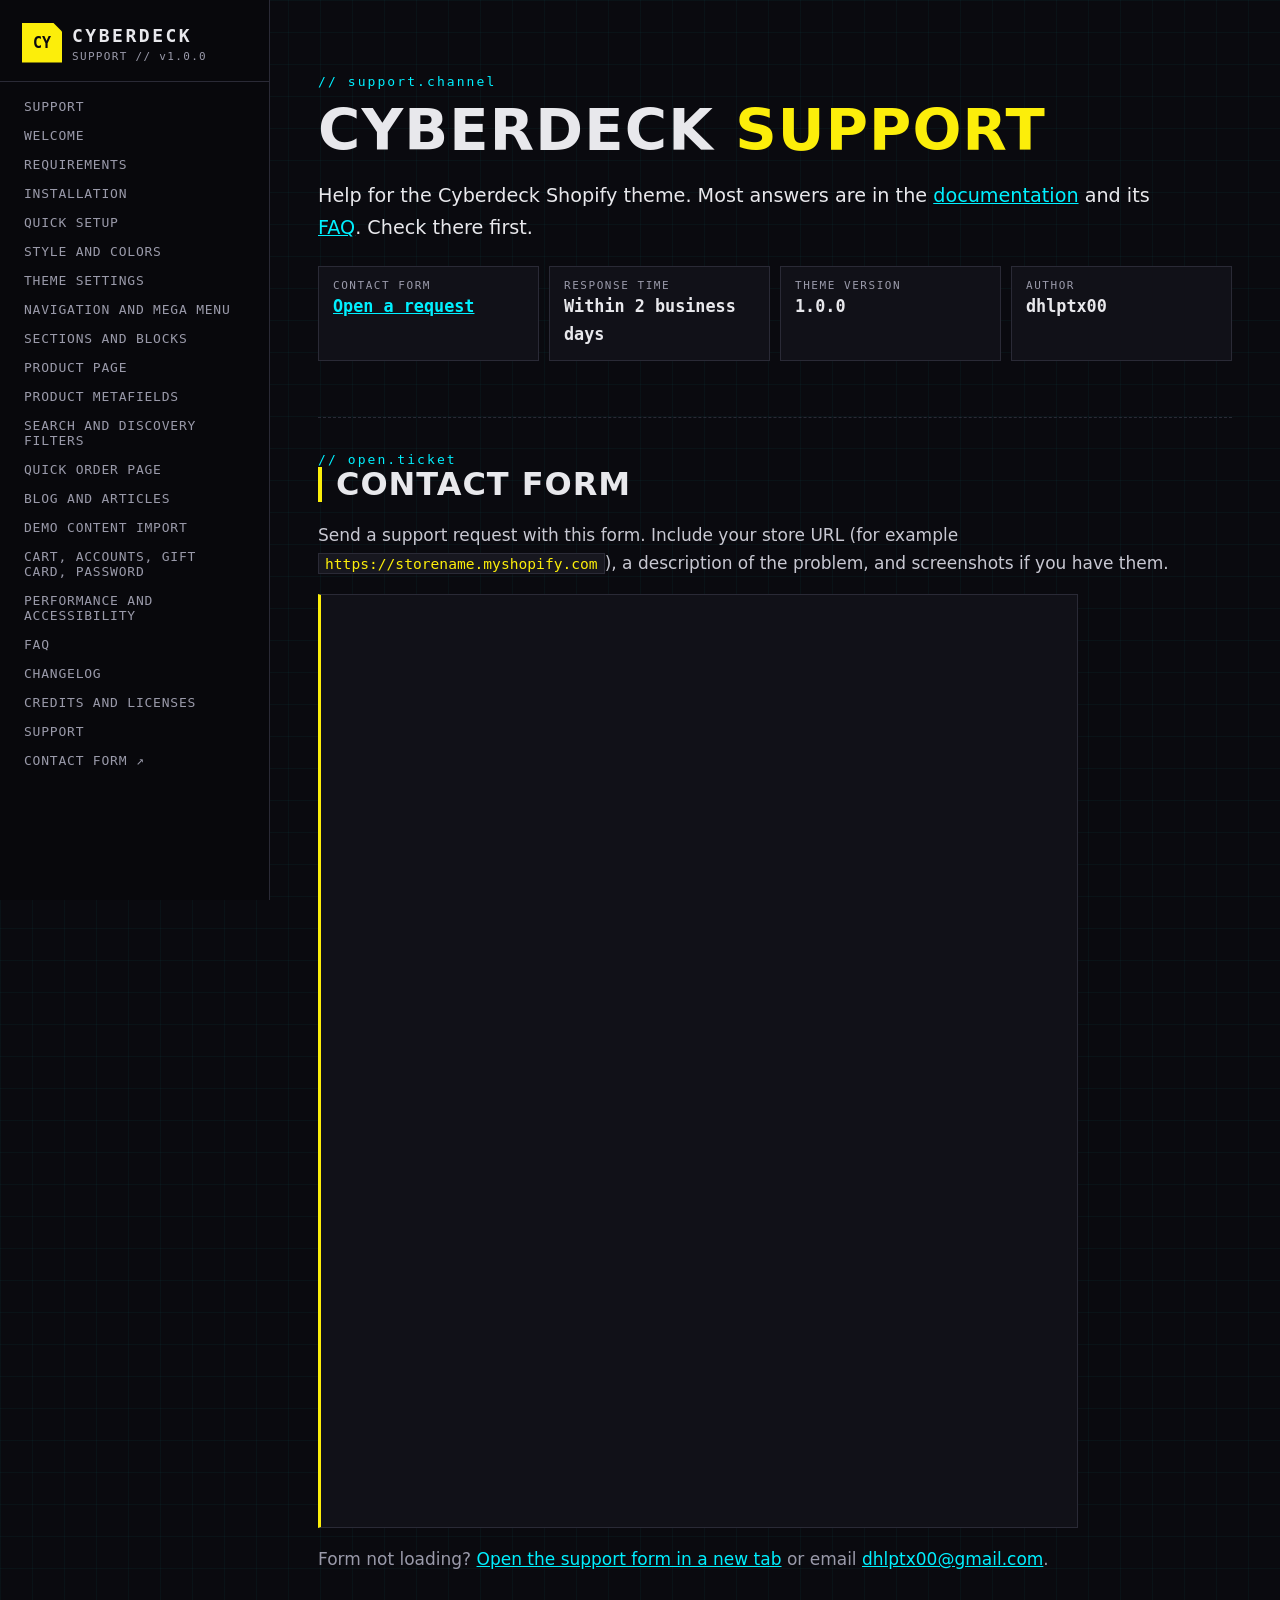
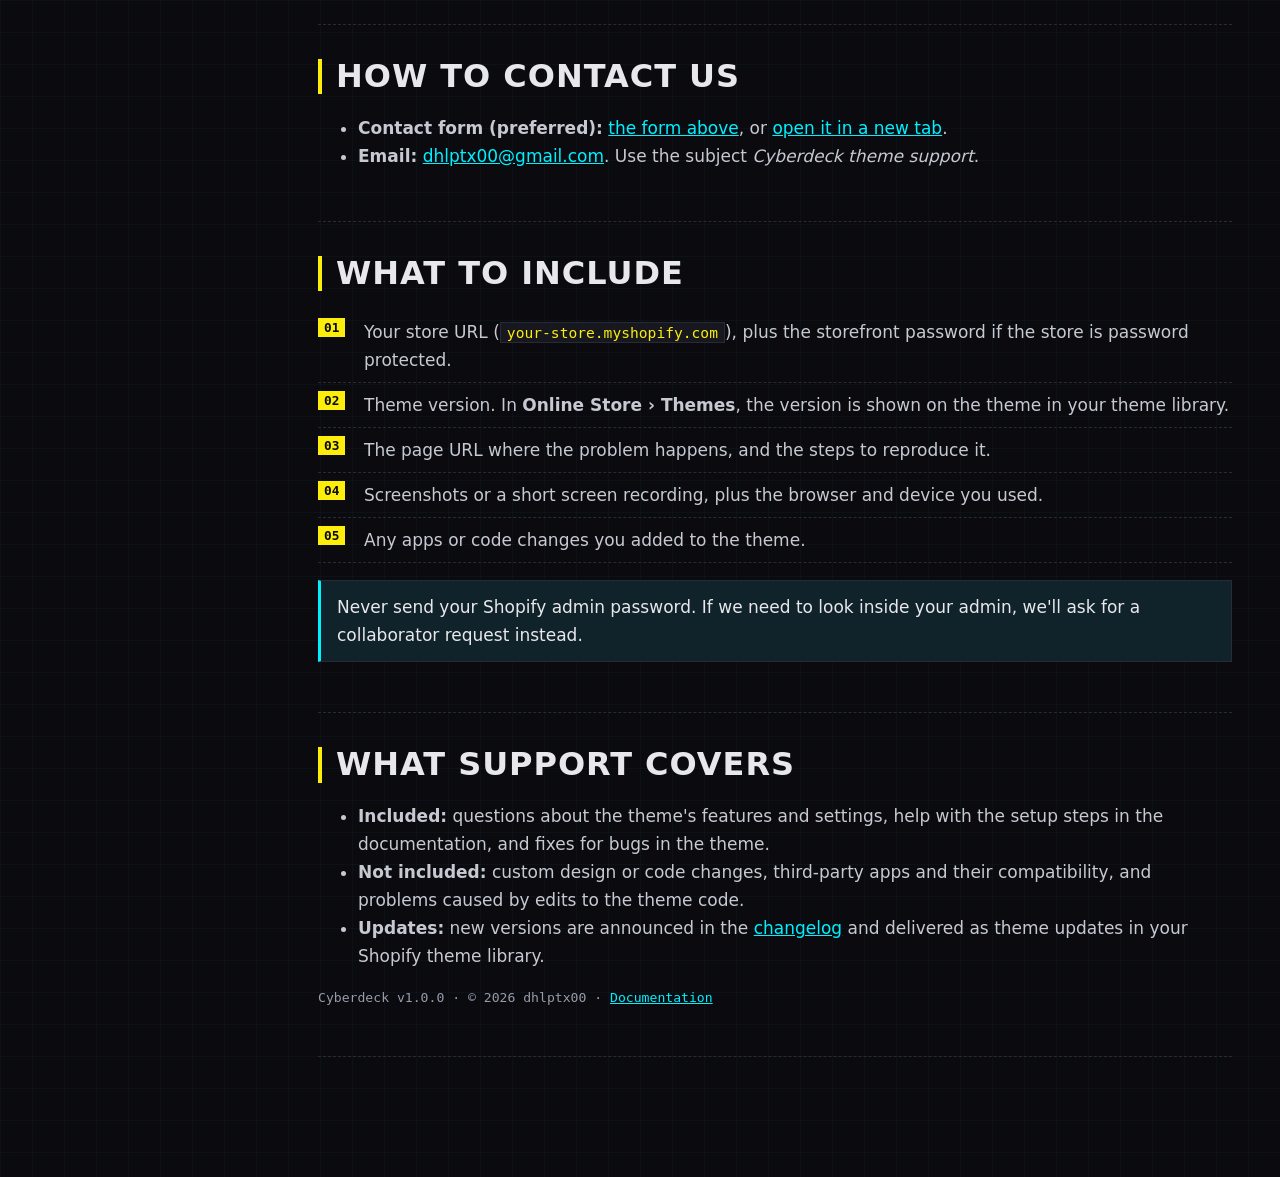
<file: support.html>
<!doctype html><html lang="en"><head><meta charset="utf-8"><meta name="viewport" content="width=device-width,initial-scale=1">
<title>Cyberdeck theme support</title><meta name="description" content="Support for the Cyberdeck Shopify theme by dhlptx00: how to get help and what to include."><link rel="stylesheet" href="assets/docs.css"></head><body>
<aside class="side"><div class="brand"><span class="mark">CY</span><div><b>CYBERDECK</b><small>SUPPORT // v1.0.0</small></div></div><nav aria-label="Documentation"><a href="support.html" aria-current="page">Support</a><a href="index.html#intro">Welcome</a><a href="index.html#requirements">Requirements</a><a href="index.html#install">Installation</a><a href="index.html#quick-setup">Quick setup</a><a href="index.html#styles">Style and colors</a><a href="index.html#settings">Theme settings</a><a href="index.html#navigation">Navigation and mega menu</a><a href="index.html#sections">Sections and blocks</a><a href="index.html#product">Product page</a><a href="index.html#metafields">Product metafields</a><a href="index.html#filters">Search and Discovery filters</a><a href="index.html#quick-order">Quick order page</a><a href="index.html#blog">Blog and articles</a><a href="index.html#demo">Demo content import</a><a href="index.html#other">Cart, accounts, gift card, password</a><a href="index.html#performance">Performance and accessibility</a><a href="index.html#faq">FAQ</a><a href="index.html#changelog">Changelog</a><a href="index.html#credits">Credits and licenses</a><a href="index.html#support">Support</a><a href="support.html#contact-form">Contact form ↗</a></nav></aside>
<main>
<section id="support-intro"><p class="kicker">// support.channel</p><h1>Cyberdeck <span class="hl">support</span></h1>
<p class="lead">Help for the Cyberdeck Shopify theme. Most answers are in the <a href="index.html">documentation</a> and its <a href="index.html#faq">FAQ</a>. Check there first.</p>
<div class="cards">
<div class="card"><b>Contact form</b><span><a href="#contact-form">Open a request</a></span></div>
<div class="card"><b>Response time</b><span>Within 2 business days</span></div>
<div class="card"><b>Theme version</b><span>1.0.0</span></div>
<div class="card"><b>Author</b><span>dhlptx00</span></div></div></section>

<section id="contact-form"><p class="kicker">// open.ticket</p><h2>Contact form</h2>
<p>Send a support request with this form. Include your store URL (for example <code>https://storename.myshopify.com</code>), a description of the problem, and screenshots if you have them.</p>
<div class="form-frame">
<iframe id="JotFormIFrame-262801224381046" title="Cyberdeck theme support request form" allowtransparency="true" allow="fullscreen" src="https://form.jotform.com/262801224381046" loading="lazy" style="min-width:100%;max-width:100%;height:900px;border:none;" scrolling="no"></iframe>
</div>
<script src="https://cdn.jotfor.ms/s/umd/latest/for-form-embed-handler.js"></script>
<script>window.jotformEmbedHandler && window.jotformEmbedHandler("iframe[id='JotFormIFrame-262801224381046']", "https://form.jotform.com/");</script>
<p class="muted">Form not loading? <a href="https://form.jotform.com/262801224381046" target="_blank" rel="noopener">Open the support form in a new tab</a> or email <a href="mailto:dhlptx00@gmail.com?subject=Cyberdeck%20theme%20support">dhlptx00@gmail.com</a>.</p>
</section>
<section id="channels"><h2>How to contact us</h2>
<ul><li><b>Contact form (preferred):</b> <a href="#contact-form">the form above</a>, or <a href="https://form.jotform.com/262801224381046" target="_blank" rel="noopener">open it in a new tab</a>.</li>
<li><b>Email:</b> <a href="mailto:dhlptx00@gmail.com?subject=Cyberdeck%20theme%20support">dhlptx00@gmail.com</a>. Use the subject <i>Cyberdeck theme support</i>.</li>
</ul></section>

<section id="include"><h2>What to include</h2>
<ol class="steps">
<li>Your store URL (<code>your-store.myshopify.com</code>), plus the storefront password if the store is password protected.</li>
<li>Theme version. In <b>Online Store › Themes</b>, the version is shown on the theme in your theme library.</li>
<li>The page URL where the problem happens, and the steps to reproduce it.</li>
<li>Screenshots or a short screen recording, plus the browser and device you used.</li>
<li>Any apps or code changes you added to the theme.</li></ol>
<div class="note">Never send your Shopify admin password. If we need to look inside your admin, we'll ask for a collaborator request instead.</div></section>

<section id="scope"><h2>What support covers</h2>
<ul><li><b>Included:</b> questions about the theme's features and settings, help with the setup steps in the documentation, and fixes for bugs in the theme.</li>
<li><b>Not included:</b> custom design or code changes, third-party apps and their compatibility, and problems caused by edits to the theme code.</li>
<li><b>Updates:</b> new versions are announced in the <a href="index.html#changelog">changelog</a> and delivered as theme updates in your Shopify theme library.</li></ul>
<p class="muted mono">Cyberdeck v1.0.0 · © 2026 dhlptx00 · <a href="index.html">Documentation</a></p></section>
</main></body></html>
</file>
<file: assets/docs.css>
:root{--bg:#0a0a0f;--s:#111118;--s2:#17171f;--t:#e8e8ec;--m:#9a9aaa;--l:#2a2a36;--y:#fcee0a;--c:#00f0ff;--r:#ff3b5c;
--mono:ui-monospace,"Roboto Mono","DejaVu Sans Mono",Menlo,Consolas,monospace;--sans:"Rajdhani","Segoe UI",system-ui,-apple-system,Roboto,Helvetica,Arial,sans-serif}
*{box-sizing:border-box}html{scroll-behavior:smooth;scroll-padding-top:20px}
body{margin:0;background:var(--bg);color:var(--t);font:17px/1.65 var(--sans);
background-image:linear-gradient(rgba(0,240,255,.035) 1px,transparent 1px),linear-gradient(90deg,rgba(0,240,255,.035) 1px,transparent 1px);background-size:32px 32px}
a{color:var(--c)}a:hover{color:var(--y)}
.side{position:fixed;inset:0 auto 0 0;width:270px;overflow:auto;background:#08080c;border-right:1px solid var(--l);padding:22px 0 40px}
.brand{display:flex;align-items:center;gap:10px;padding:0 22px 18px;border-bottom:1px solid var(--l);margin-bottom:10px}
.mark{width:40px;height:40px;display:grid;place-items:center;background:var(--y);color:#0a0a0f;font:700 15px var(--mono);clip-path:polygon(0 0,calc(100% - 9px) 0,100% 9px,100% 100%,0 100%)}
.brand b{font:700 18px var(--mono);letter-spacing:.14em}.brand small{display:block;color:var(--m);font:11px var(--mono);letter-spacing:.12em}
.side a{display:block;padding:7px 22px;color:var(--m);text-decoration:none;font:13px var(--mono);letter-spacing:.06em;text-transform:uppercase;border-left:2px solid transparent}
.side a:hover,.side a:focus-visible{color:var(--y);border-left-color:var(--y);background:var(--s)}
main{margin-left:270px;max-width:1080px;padding:40px 48px 120px}
section{padding:34px 0;border-bottom:1px dashed var(--l)}
h1{font:700 clamp(2.4rem,5vw,3.6rem)/1.05 var(--sans);text-transform:uppercase;letter-spacing:.02em;margin:.2em 0 .3em}
h2{font:700 2rem/1.1 var(--sans);text-transform:uppercase;letter-spacing:.03em;margin:0 0 .6em;padding-left:14px;border-left:4px solid var(--y)}
h3{font:700 1.3rem var(--sans);text-transform:uppercase;letter-spacing:.04em;margin:1.6em 0 .5em;color:var(--t)}
h3.cat{color:var(--y);font:600 .95rem var(--mono);letter-spacing:.16em;margin-top:2.4em;padding:8px 0;border-bottom:1px solid var(--l)}
h4{font:600 .85rem var(--mono);text-transform:uppercase;letter-spacing:.12em;color:var(--c);margin:1.2em 0 .4em}
.hl{color:var(--y)}.kicker{font:13px var(--mono);color:var(--c);letter-spacing:.16em;margin:0}.lead{font-size:1.2rem;color:var(--t);max-width:70ch}
p,li{color:#c8c8d2}.muted{color:var(--m)}.mono{font-family:var(--mono);font-size:.82rem}
code,kbd{font:.86em var(--mono);background:var(--s2);border:1px solid var(--l);padding:1px 6px;color:var(--y)}
pre{font:14px/1.55 var(--mono);background:#07070b;border:1px solid var(--l);border-left:3px solid var(--c);padding:16px 18px;overflow:auto;color:#d6fbff}
.cards{display:grid;grid-template-columns:repeat(4,1fr);gap:10px;margin:22px 0}
.card{background:var(--s);border:1px solid var(--l);padding:12px 14px}.card b{display:block;font:11px var(--mono);letter-spacing:.14em;color:var(--m);text-transform:uppercase}.card span{font:600 1.05rem var(--mono)}
.tbl{width:100%;border-collapse:collapse;margin:10px 0 18px;font-size:.95rem}
.tbl th{background:var(--s2);color:var(--y);font:500 .75rem var(--mono);letter-spacing:.12em;text-transform:uppercase;text-align:left}
.tbl th,.tbl td{border:1px solid var(--l);padding:8px 12px;vertical-align:top}.tbl td:first-child{color:var(--t);font-weight:600;white-space:nowrap}
.tbl tr.grp td{background:#0d0d14;color:var(--c);font:.75rem var(--mono);letter-spacing:.12em;text-transform:uppercase}
.sec{background:var(--s);border:1px solid var(--l);padding:18px 22px;margin:16px 0;position:relative}
.sec::before{content:"";position:absolute;top:-1px;left:-1px;width:18px;height:18px;border-top:2px solid var(--y);border-left:2px solid var(--y)}
.sec h3{margin-top:0}.file{font:400 .72rem var(--mono);color:var(--m);letter-spacing:.06em;text-transform:none;margin-left:8px}
.steps{counter-reset:s;list-style:none;padding:0}.steps li{counter-increment:s;position:relative;padding:8px 0 8px 46px;border-bottom:1px dashed var(--l)}
.steps li::before{content:counter(s,decimal-leading-zero);position:absolute;left:0;top:8px;font:600 .8rem var(--mono);color:#0a0a0f;background:var(--y);padding:2px 6px}
.note{background:color-mix(in srgb,var(--c) 8%,var(--s));border:1px solid var(--l);border-left:3px solid var(--c);padding:12px 16px;margin:16px 0;color:var(--t)}
.shot{margin:18px 0;border:1px solid var(--l);background:var(--s)}.shot img{display:block;width:100%;height:auto}
.shot figcaption{font:12px var(--mono);color:var(--m);padding:8px 12px;letter-spacing:.08em;text-transform:uppercase;border-top:1px solid var(--l)}
.two{display:grid;grid-template-columns:1fr 1fr;gap:14px}.two .shot{margin:8px 0}
details{background:var(--s);border:1px solid var(--l);margin:8px 0;padding:0 16px}details[open]{border-left:3px solid var(--y)}
summary{cursor:pointer;padding:12px 0;font-weight:600;color:var(--t)}summary:focus-visible,a:focus-visible{outline:2px solid var(--y);outline-offset:2px}
.top{position:fixed;right:18px;bottom:18px;background:var(--y);color:#0a0a0f;font:600 12px var(--mono);padding:8px 12px;text-decoration:none}
@media (max-width:900px){.side{position:static;width:auto;border-right:0;border-bottom:1px solid var(--l)}.side nav{display:flex;flex-wrap:wrap}.side a{padding:6px 12px}main{margin:0;padding:24px 18px 80px}.cards,.two{grid-template-columns:1fr 1fr}}

.form-frame{background:var(--s);border:1px solid var(--l);border-left:3px solid var(--y);padding:12px;margin:16px 0;max-width:760px}
.support-form{display:grid;gap:8px;max-width:640px}.support-form label{font:600 12px var(--mono);letter-spacing:.08em;text-transform:uppercase;color:var(--m);margin-top:8px}
.support-form input,.support-form textarea{background:var(--s);border:1px solid var(--l);color:var(--t);padding:10px 12px;font:inherit}
.support-form .btn{justify-self:start;margin-top:12px;background:var(--y);color:#0a0a0f;border:0;padding:12px 20px;font:700 13px var(--mono);letter-spacing:.1em;text-transform:uppercase;cursor:pointer}
@media print{.side,.top{display:none}main{margin:0}body{background:#fff;color:#000}}
</file>
